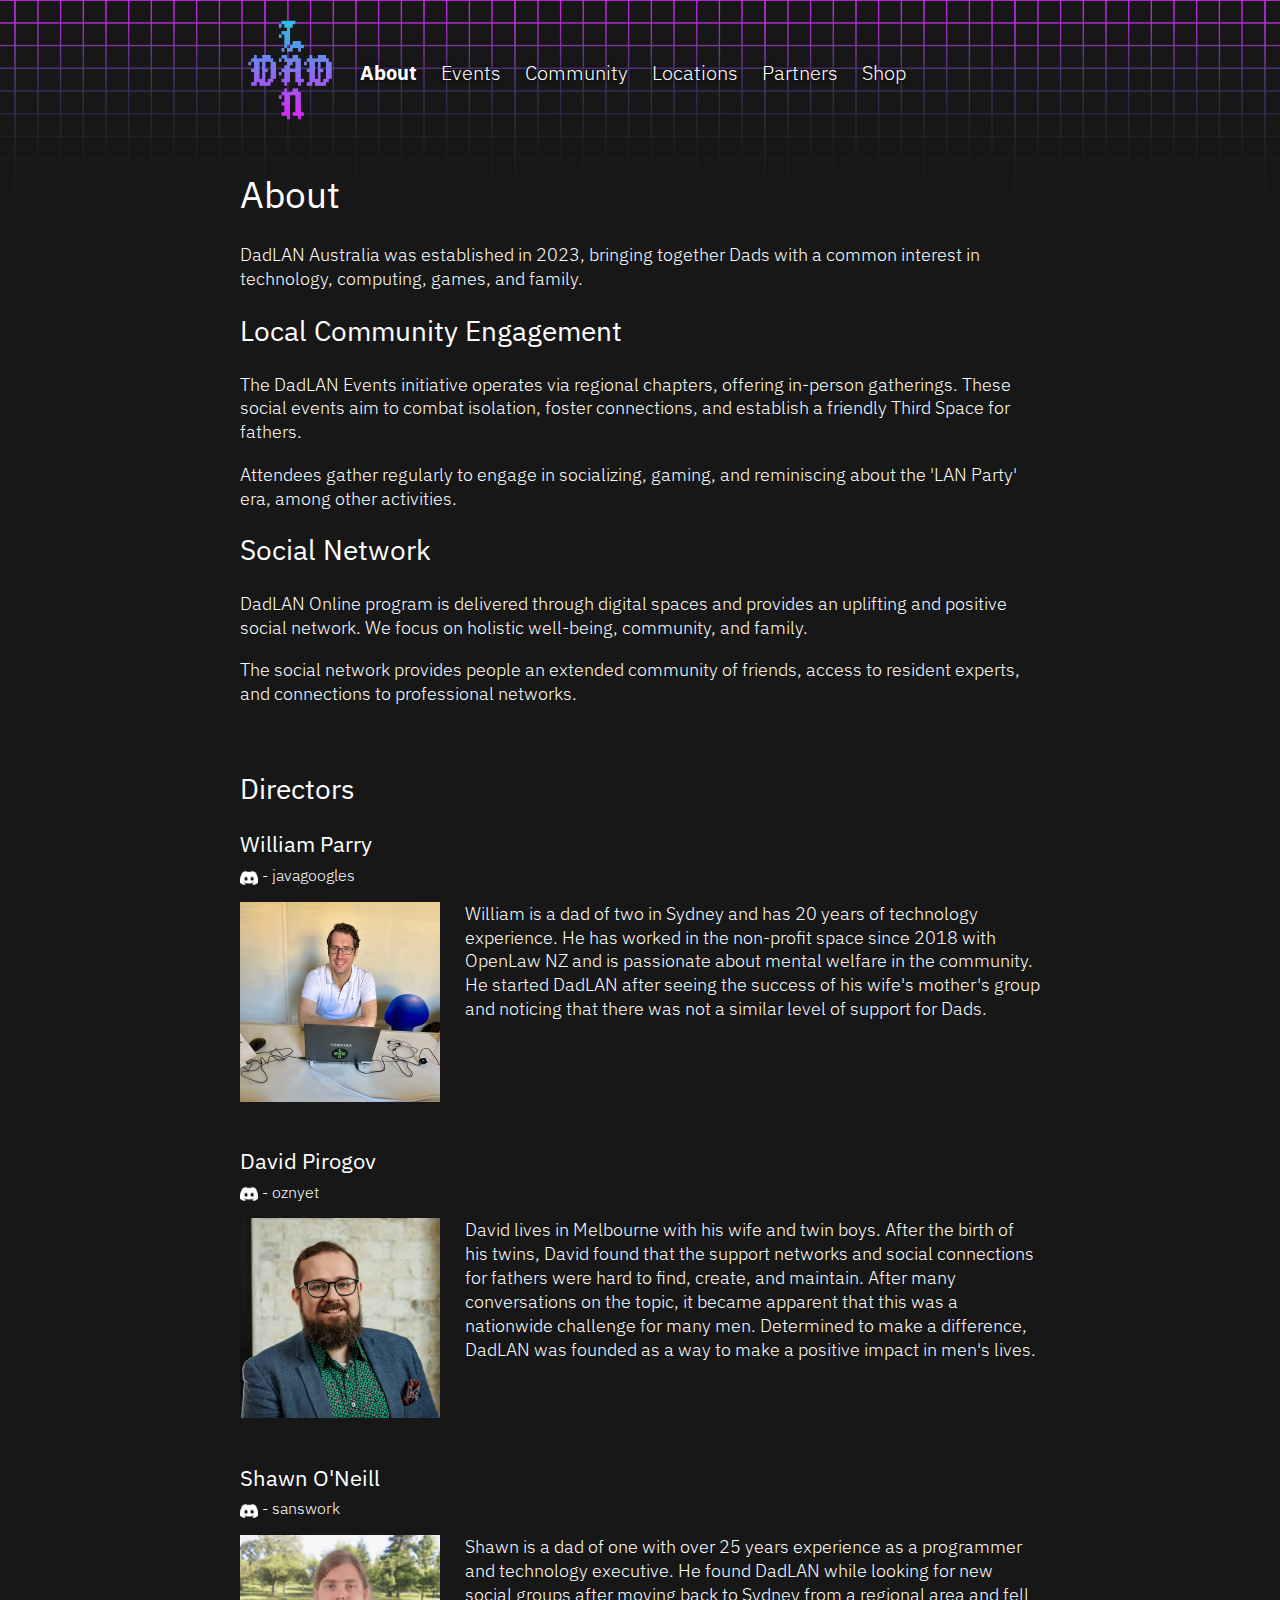
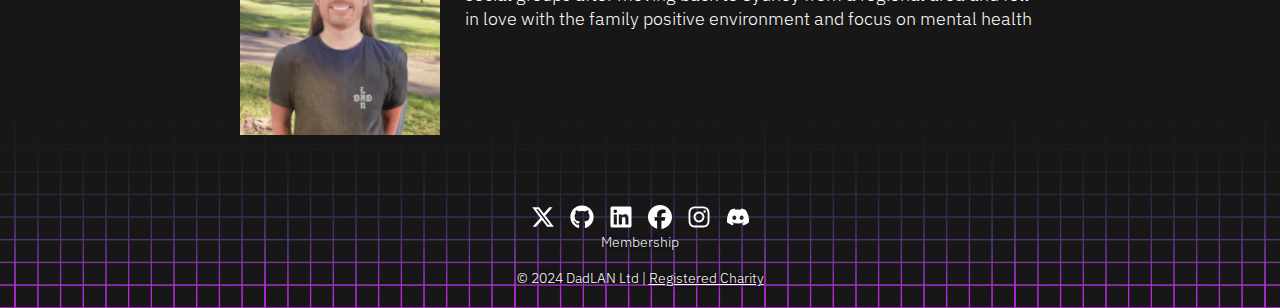
<file: about.html>
<!DOCTYPE html>
<html>

<head>

    <!-- Open Graph Meta Tags -->
    <meta property="og:url" content="https://dadlan.au/">
    <meta property="og:type" content="website">
    <meta property="og:title" content="DadLAN Australia">
    <meta property="og:description" content="A place to connect.">
    <meta property="og:image" content="https://dadlan.au/assets/DadLan_Banner.png">

    <!-- Twitter Meta Tags -->
    <meta name="twitter:card" content="summary_large_image">
    <meta property="twitter:domain" content="dadlan.au">
    <meta property="twitter:url" content="https://dadlan.au/">
    <meta name="twitter:title" content="DadLAN Australia">
    <meta name="twitter:description" content="A place to connect.">
    <meta name="twitter:image" content="https://dadlan.au/assets/DadLan_Banner.png">

    <!-- Google tag (gtag.js) -->
    <script async src="https://www.googletagmanager.com/gtag/js?id=G-3QL8GW9Z9F"></script>
    <script>
        window.dataLayer = window.dataLayer || [];
        function gtag() { dataLayer.push(arguments); }
        gtag('js', new Date());

        gtag('config', 'G-3QL8GW9Z9F');
    </script>

    <!-- Meta Pixel Code -->
    <script>
        !function (f, b, e, v, n, t, s) {
            if (f.fbq) return; n = f.fbq = function () {
                n.callMethod ?
                n.callMethod.apply(n, arguments) : n.queue.push(arguments)
            };
            if (!f._fbq) f._fbq = n; n.push = n; n.loaded = !0; n.version = '2.0';
            n.queue = []; t = b.createElement(e); t.async = !0;
            t.src = v; s = b.getElementsByTagName(e)[0];
            s.parentNode.insertBefore(t, s)
        }(window, document, 'script',
            'https://connect.facebook.net/en_US/fbevents.js');
        fbq('init', '392906460324366');
        fbq('track', 'PageView');
    </script>
    <noscript><img height="1" width="1" style="display:none"
            src="https://www.facebook.com/tr?id=392906460324366&ev=PageView&noscript=1" /></noscript>
    <!-- End Meta Pixel Code -->

    <meta charset="UTF-8">
    <meta name="viewport" content="width=device-width, initial-scale=1.0">
    <meta name="facebook-domain-verification" content="afi2ckj4m7s0enctp26y8au2wvvjq9" />
    <title>DadLAN Australia : About us</title>
    <link rel="preconnect" href="https://fonts.gstatic.com" crossorigin>
    <link href="https://fonts.googleapis.com/css2?family=IBM+Plex+Sans:ital,wght@0,100;0,200;0,300;0,400;0,500;0,600;0,700;1,100;1,200;1,300;1,400;1,500;1,600;1,700&display=swap" rel="stylesheet">
    <link rel="stylesheet" href="/style.css">
</head>

<body>

    <header>
        <div class="logo-nav-container">
            <a href="/" class="logo"><img src="/assets/GreenLogo.png" width="100" height="100" alt="DadLAN Logo"></a>
            <nav>
                <a href="about.html" class="active">About</a>
                <a href="events.html">Events</a>
                <a href="community.html">Community</a>
                <a href="locations.html">Locations</a>
                <a href="partners.html">Partners</a>
                <a href="https://shop.dadlan.au">Shop</a>
            </nav>
        </div>
    </header>

    <div class="content">
        <h1>About</h1>

        <p>
            DadLAN Australia was established in 2023, bringing together Dads with a common interest in technology,
            computing, games, and family.
        </p>

        <h2>
            Local Community Engagement
        </h2>

        <p>The DadLAN Events initiative operates via regional chapters, offering in-person gatherings. These social events
            aim to combat isolation, foster connections, and establish a friendly Third Space for fathers. </p>

        <p>Attendees gather regularly to engage in socializing, gaming, and reminiscing about the 'LAN Party' era, among
            other activities. </p>

        <h2>Social Network</h2>

        <p>DadLAN Online program is delivered through digital spaces and provides an uplifting and positive social network.
            We focus on holistic well-being, community, and family. </p>

        <p>The social network provides people an extended community of friends, access to resident experts, and connections
            to professional networks. </p>


        <br>

        <h2>
            Directors
        </h2>

        <h3>William Parry</h3>
        <p class="discord-name"><img src="assets/discord-mark-blue.png" alt="Discord icon"> - javagoogles</p>
        <div class="director-body">
            <img src="assets/william.jpg" alt="William Photo">
            <p>William is a dad of two in Sydney and has 20 years of technology experience. He has worked in
                the non-profit space since 2018 with OpenLaw NZ and is passionate about mental welfare in the community. He
                started DadLAN after seeing the success of his wife's mother's group and noticing that there was not
                a similar level of support for Dads.</p>
        </div>

        <br>

        <h3>David Pirogov</h3>
        <p class="discord-name"><img src="assets/discord-mark-blue.png" alt="Discord icon"> - oznyet</p>
        <div class="director-body">
            <img src="assets/david.png" alt="David Photo">
            <p>David lives in Melbourne with his wife and twin boys. After the birth of his twins, David found that the
                support networks and social connections for fathers were hard to find, create, and maintain. After many
                conversations on the topic, it became apparent that this was a nationwide challenge for many men. Determined
                to make a difference, DadLAN was founded as a way to make a positive impact in men's lives.</p>
        </div>

        <br>

        <h3>Shawn O'Neill</h3>
        <p class="discord-name"><img src="assets/discord-mark-blue.png" alt="Discord icon"> - sanswork</p>
        <div class="director-body">
            <img src="assets/shawn.png" alt="Shawn Photo">
            <p>Shawn is a dad of one with over 25 years experience as a programmer and technology executive. He found DadLAN
                while looking for new social groups after moving back to Sydney from a regional area and fell in love with
                the family positive environment and focus on mental health</p>
        </div>
    </div>

    <footer class="footer">
        <div class="social-bar">
            <a href="https://twitter.com/DadLAN_au" aria-label="Twitter" target="_blank">
                <img class="social-icon" src="/assets/icons/x-twitter.svg" alt="Twitter">
            </a>
            <a href="https://github.com/dadlan-au" aria-label="Github" target="_blank">
                <img class="social-icon" src="/assets/icons/github.svg" alt="Github">
            </a>
            <a href="https://www.linkedin.com/company/dadlan-au" aria-label="LinkedIn" target="_blank">
                <img class="social-icon" src="/assets/icons/linkedin.svg" alt="LinkedIn">
            </a>
            <a href="https://www.facebook.com/dadlanau" aria-label="Facebook" target="_blank">
                <img class="social-icon" src="/assets/icons/facebook.svg" alt="Facebook">
            </a>
            <a href="https://www.instagram.com/dadlan_aus" aria-label="Instagram" target="_blank">
                <img class="social-icon" src="/assets/icons/instagram.svg" alt="Instagram">
            </a>
            <a href="https://discord.gg/dadlan" aria-label="Discord" target="_blank">
                <img class="social-icon" src="/assets/icons/discord.svg" alt="Discord">
            </a>
        </div>
        <nav>
            <a href="membership.html">Membership</a>
        </nav>
        <br>
        &copy; 2024 DadLAN Ltd | <a href="https://www.acnc.gov.au/charity/charities/b4327b23-c8e9-ee11-a203-002248122b18/profile">Registered Charity</a>
    </footer>

</body>

</html>
</file>
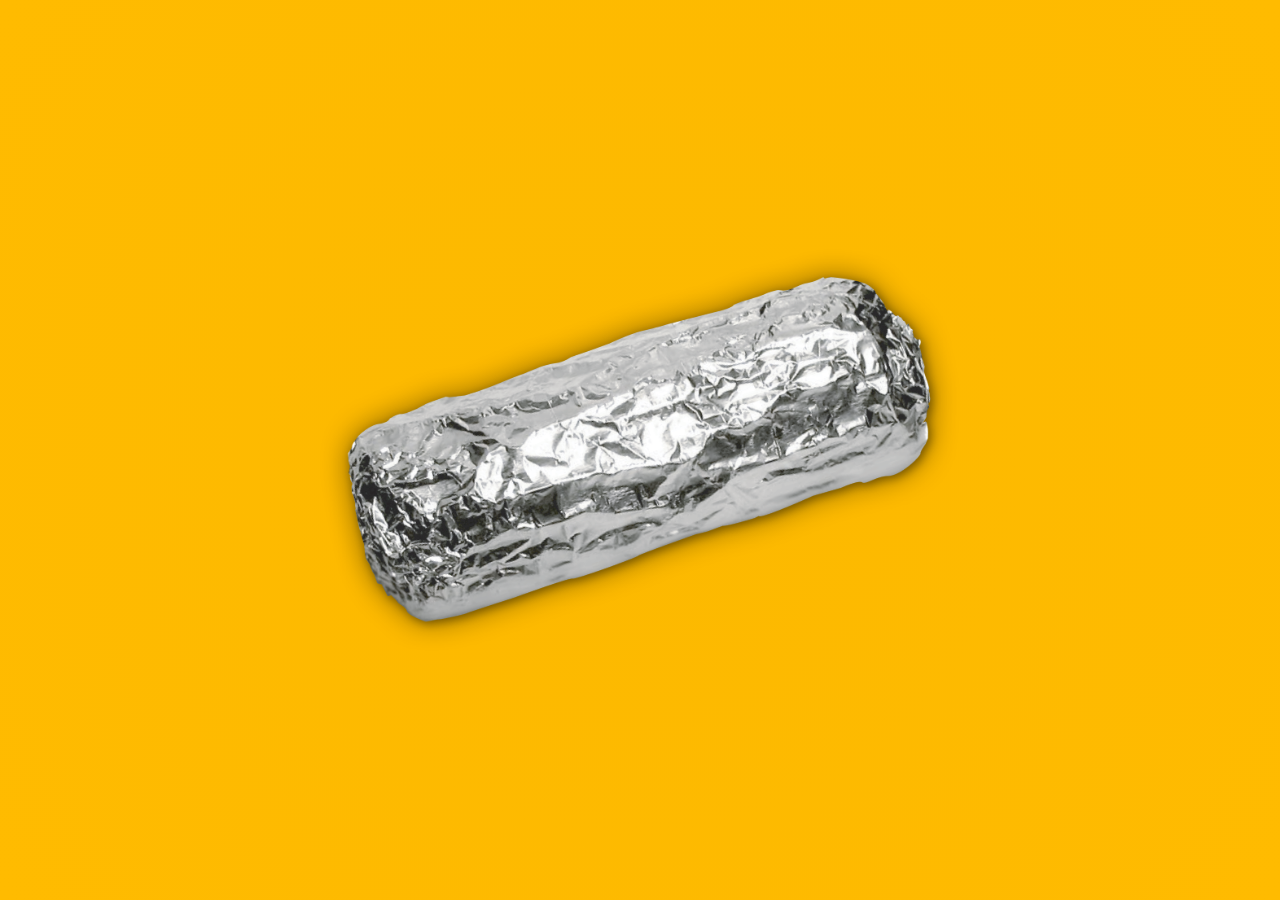
<file: burrito.html>
<!DOCTYPE html>
<html>
<head>
    <!-- Open Graph Meta Tags -->
    <meta property="og:url" content="https://dadlan.au/">
    <meta property="og:type" content="website">
    <meta property="og:title" content="DadLAN Australia">
    <meta property="og:description" content="A place to connect.">
    <meta property="og:image" content="https://dadlan.au/assets/DadLan_Banner.png">

    <!-- Twitter Meta Tags -->
    <meta name="twitter:card" content="summary_large_image">
    <meta property="twitter:domain" content="dadlan.au">
    <meta property="twitter:url" content="https://dadlan.au/">
    <meta name="twitter:title" content="DadLAN Australia">
    <meta name="twitter:description" content="A place to connect.">
    <meta name="twitter:image" content="https://dadlan.au/assets/DadLan_Banner.png">

    <!-- Google tag (gtag.js) -->
    <script async src="https://www.googletagmanager.com/gtag/js?id=G-3QL8GW9Z9F"></script>
    <script>
        window.dataLayer = window.dataLayer || [];
        function gtag() { dataLayer.push(arguments); }
        gtag('js', new Date());

        gtag('config', 'G-3QL8GW9Z9F');
    </script>

    <!-- Meta Pixel Code -->
    <script>
        !function (f, b, e, v, n, t, s) {
            if (f.fbq) return; n = f.fbq = function () {
                n.callMethod ?
                n.callMethod.apply(n, arguments) : n.queue.push(arguments)
            };
            if (!f._fbq) f._fbq = n; n.push = n; n.loaded = !0; n.version = '2.0';
            n.queue = []; t = b.createElement(e); t.async = !0;
            t.src = v; s = b.getElementsByTagName(e)[0];
            s.parentNode.insertBefore(t, s)
        }(window, document, 'script',
            'https://connect.facebook.net/en_US/fbevents.js');
        fbq('init', '392906460324366');
        fbq('track', 'PageView');
    </script>

    <noscript><img height="1" width="1" style="display:none"
            src="https://www.facebook.com/tr?id=392906460324366&ev=PageView&noscript=1" /></noscript>
    <!-- End Meta Pixel Code -->

    <meta charset="UTF-8">
    <meta name="viewport" content="width=device-width, initial-scale=1.0">
    <meta name="facebook-domain-verification" content="afi2ckj4m7s0enctp26y8au2wvvjq9" />
    <title>DadLAN Australia : 🌯</title>

    <link rel="stylesheet" href="/style.css">

    <style>
        body {
            margin: 0;
            padding: 0;
            background-color: #fcb900;
            background: radial-gradient(circle,#fcb900 0%, #ffbb00 100%);

            overflow: hidden;
            display: flex;
            justify-content: center;
            align-items: center;
            height: 100vh;
        }

        .container {
            width: 100%;
            height: 100vh;
            display: flex;
            justify-content: center;
            align-items: center;
            position: absolute;
            top: 50%;
            left: 50%;
            transform: translate(-50%, -50%);
        }

        .rotating-image {
            width: 50vw;
            height: auto;
            position: absolute;
            top: 50%;
            left: 50%;
            transform: translate(-50%, -50%);
            animation: rotate 15s linear infinite;
        }

        @keyframes rotate {
            from {
                transform: translate(-50%, -50%) rotate(0deg);
            }
            to {
                transform: translate(-50%, -50%) rotate(360deg);
            }
        }

        /* Modal styles */
        .modal {
            display: none; /* Hidden by default */
            position: fixed; /* Stay in place */
            z-index: 1; /* Sit on top */
            left: 0;
            top: 0;
            width: 100%; /* Full width */
            height: 100%; /* Full height */
            overflow: auto; /* Enable scroll if needed */
            background-color: rgba(0, 0, 0, 0.5); /* Black with opacity */
        }

        .modal-content {
            background-color: #fefefe;
            margin: 15% auto; /* 15% from the top and centered */
            padding: 20px;
            border: 1px solid #888;
            width: 80%; /* Could be more or less, depending on screen size */
            color: black;
        }
    </style>
</head>
<body>
    <div class="container">
        <img class="rotating-image" src="/assets/burrito.png" alt="🌯" onclick="handleClick()">
    </div>

    <!-- Modal -->
    <div id="myModal" class="modal">
        <!-- Modal content -->
        <div class="modal-content">
            <span class="close">&times;</span>
            <p><h1>🌯Congrats!🌯</h1><br>You must be really hungry! Go get something to eat!</p>
        </div>
    </div>

    <script>
        let clickCount = 0; // Initialize click count

        // Function to handle click event
        function handleClick() {
            clickCount++; // Increment click count
            if (clickCount >= 50) { // Check if click count reaches 100
                // Display modal
                const modal = document.getElementById('myModal');
                modal.style.display = 'block';
            }
        }

        // Close the modal when the close button is clicked
        document.querySelector('.close').addEventListener('click', function () {
            const modal = document.getElementById('myModal');
            modal.style.display = 'none';
        });
    </script>
</body>
</html>
</file>
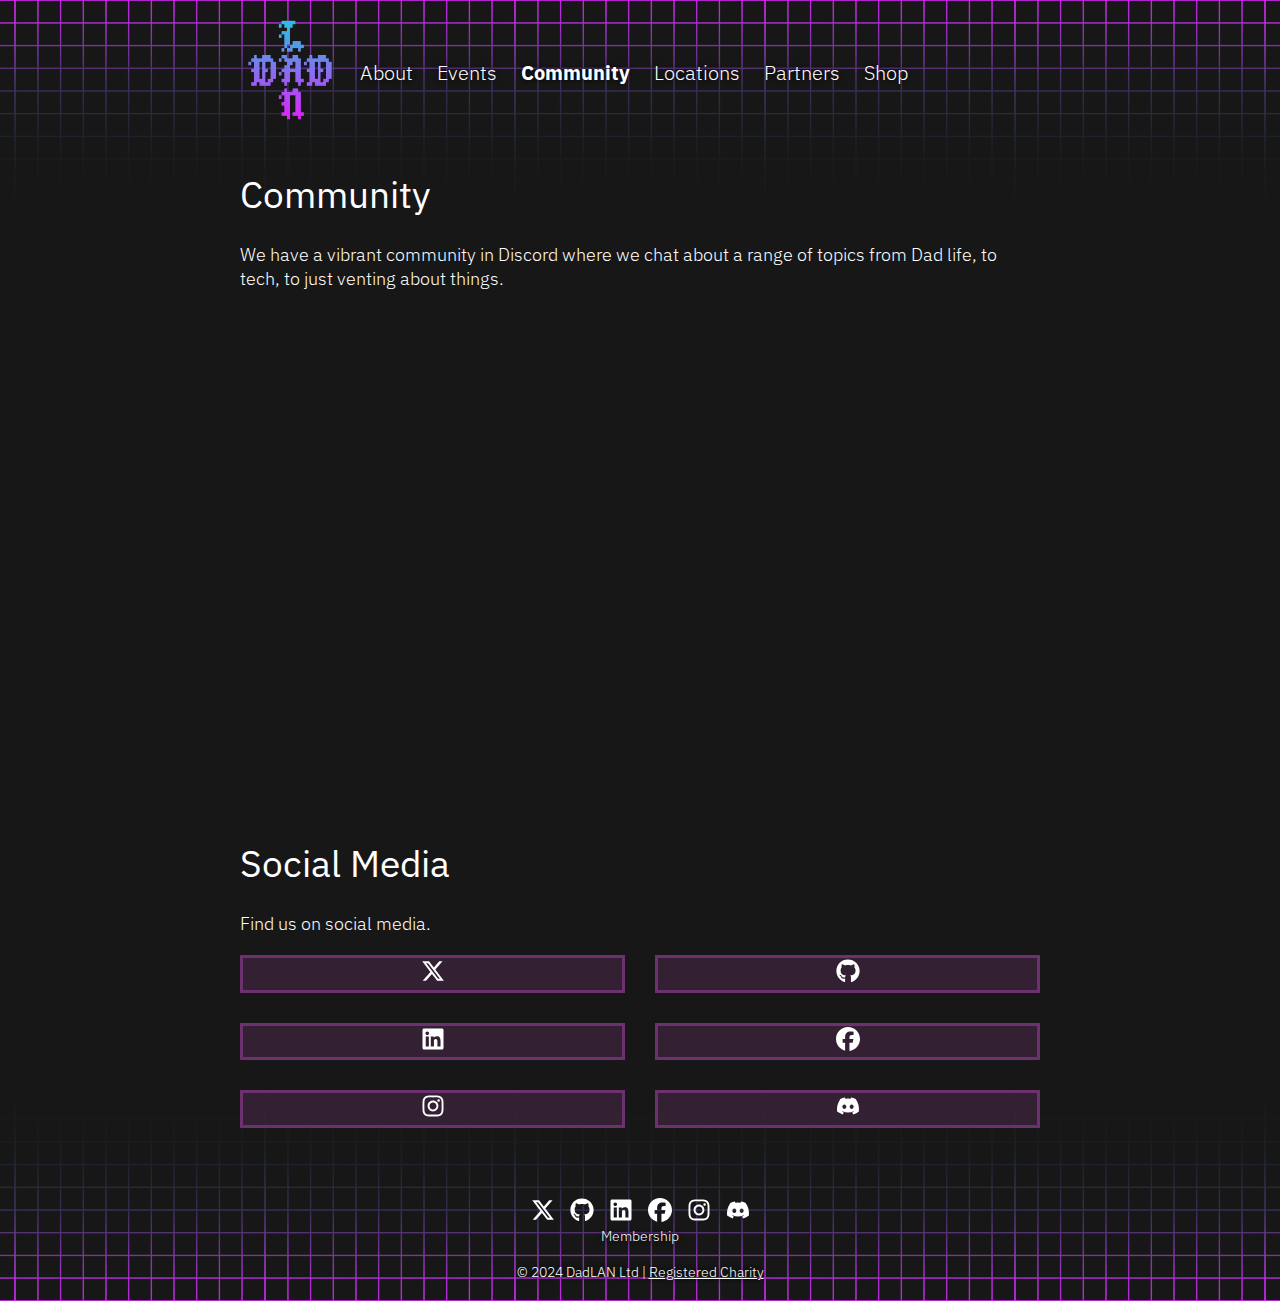
<file: community.html>
<!DOCTYPE html>
<html>

<head>

    <!-- Open Graph Meta Tags -->
    <meta property="og:url" content="https://dadlan.au/">
    <meta property="og:type" content="website">
    <meta property="og:title" content="DadLAN Australia">
    <meta property="og:description" content="A place to connect.">
    <meta property="og:image" content="https://dadlan.au/assets/DadLan_Banner.png">

    <!-- Twitter Meta Tags -->
    <meta name="twitter:card" content="summary_large_image">
    <meta property="twitter:domain" content="dadlan.au">
    <meta property="twitter:url" content="https://dadlan.au/">
    <meta name="twitter:title" content="DadLAN Australia">
    <meta name="twitter:description" content="A place to connect.">
    <meta name="twitter:image" content="https://dadlan.au/assets/DadLan_Banner.png">
    
    <!-- Google tag (gtag.js) -->
    <script async src="https://www.googletagmanager.com/gtag/js?id=G-3QL8GW9Z9F"></script>
    <script>
        window.dataLayer = window.dataLayer || [];
        function gtag() { dataLayer.push(arguments); }
        gtag('js', new Date());

        gtag('config', 'G-3QL8GW9Z9F');
    </script>

    <!-- Meta Pixel Code -->
    <script>
        !function (f, b, e, v, n, t, s) {
            if (f.fbq) return; n = f.fbq = function () {
                n.callMethod ?
                    n.callMethod.apply(n, arguments) : n.queue.push(arguments)
            };
            if (!f._fbq) f._fbq = n; n.push = n; n.loaded = !0; n.version = '2.0';
            n.queue = []; t = b.createElement(e); t.async = !0;
            t.src = v; s = b.getElementsByTagName(e)[0];
            s.parentNode.insertBefore(t, s)
        }(window, document, 'script',
            'https://connect.facebook.net/en_US/fbevents.js');
        fbq('init', '392906460324366');
        fbq('track', 'PageView');
    </script>
    <noscript><img height="1" width="1" style="display:none"
            src="https://www.facebook.com/tr?id=392906460324366&ev=PageView&noscript=1" /></noscript>
    <!-- End Meta Pixel Code -->

    <meta charset="UTF-8">
    <meta name="viewport" content="width=device-width, initial-scale=1.0">
    <meta name="facebook-domain-verification" content="afi2ckj4m7s0enctp26y8au2wvvjq9" />
    <title>DadLAN Australia : Community</title>
    <link rel="preconnect" href="https://fonts.gstatic.com" crossorigin>
    <link href="https://fonts.googleapis.com/css2?family=IBM+Plex+Sans" rel="stylesheet">
    <link rel="stylesheet" href="/style.css">
</head>

<body>

    <header>
        <div class="logo-nav-container">
            <a href="/" class="logo"><img src="/assets/GreenLogo.png" width="100" height="100" alt="DadLAN Logo"></a>
            <nav>
                <a href="about.html">About</a>
                <a href="events.html">Events</a>
                <a href="community.html" class="active">Community</a>
                <a href="locations.html">Locations</a>
                <a href="partners.html">Partners</a>
                <a href="https://shop.dadlan.au">Shop</a>
            </nav>
        </div>
    </header>

    <div class="content">
        <h1>Community</h1>

        <p>We have a vibrant community in Discord where we chat about a range of topics from Dad life, to tech, to just
            venting about things.</p>

        <div class="cols">
            <div><iframe src="https://discord.com/widget?id=1151842874024017952&theme=dark" width="100%" height="500"
                    allowtransparency="true" frameborder="0"
                    sandbox="allow-popups allow-popups-to-escape-sandbox allow-same-origin allow-scripts"></iframe></div>
            <div><iframe
                    src="https://www.facebook.com/plugins/page.php?href=https%3A%2F%2Fwww.facebook.com%2Fdadlanau&tabs=timeline&width=340&height=500&small_header=false&adapt_container_width=true&hide_cover=false&show_facepile=true&appId"
                    width="340" height="500" style="border:none;overflow:hidden" scrolling="no" frameborder="0"
                    allowfullscreen="true"
                    allow="autoplay; clipboard-write; encrypted-media; picture-in-picture; web-share"></iframe></div>
        </div>
    


        <h1>Social Media</h1>
        <p>Find us on social media.</p>
        <ul id="community-social" class="social-list">
            <li>
                <a href="https://twitter.com/DadLAN_au" aria-label="Twitter" class="community-social-icon">
                    <img src="/assets/icons/x-twitter.svg" alt="Twitter">
                </a>                
            </li>
            <li>
                <a href="https://github.com/dadlan-au" aria-label="Github" class="community-social-icon">
                    <img src="/assets/icons/github.svg" alt="Github">
                </a>
            </li>
            <li>
                <a href="https://www.linkedin.com/company/dadlan-au" aria-label="LinkedIn" class="community-social-icon">
                    <img src="/assets/icons/linkedin.svg" alt="LinkedIn">
                </a>
            </li>
            <li>
                <a href="https://www.facebook.com/groups/dadlanau" aria-label="Facebook" class="community-social-icon">
                    <img src="/assets/icons/facebook.svg" alt="Facebook">
                </a>
            </li>
            <li>
                <a href="https://www.instagram.com/dadlan_aus" aria-label="Instagram" class="community-social-icon">
                    <img src="/assets/icons/instagram.svg" alt="Instagram">
                </a>
            </li>
            <li>
                <a href="https://discord.gg/dadlan" aria-label="Discord" class="community-social-icon">
                    <img src="/assets/icons/discord.svg" alt="Discord">
                </a>
            </li>
        </ul>

    
    </div>

    <footer class="footer">
        <div class="social-bar">
            <a href="https://twitter.com/DadLAN_au" aria-label="Twitter" target="_blank">
                <img class="social-icon" src="/assets/icons/x-twitter.svg" alt="Twitter">
            </a>
            <a href="https://github.com/dadlan-au" aria-label="Github" target="_blank">
                <img class="social-icon" src="/assets/icons/github.svg" alt="Github">
            </a>
            <a href="https://www.linkedin.com/company/dadlan-au" aria-label="LinkedIn" target="_blank">
                <img class="social-icon" src="/assets/icons/linkedin.svg" alt="LinkedIn">
            </a>
            <a href="https://www.facebook.com/dadlanau" aria-label="Facebook" target="_blank">
                <img class="social-icon" src="/assets/icons/facebook.svg" alt="Facebook">
            </a>
            <a href="https://www.instagram.com/dadlan_aus" aria-label="Instagram" target="_blank">
                <img class="social-icon" src="/assets/icons/instagram.svg" alt="Instagram">
            </a>
            <a href="https://discord.gg/dadlan" aria-label="Discord" target="_blank">
                <img class="social-icon" src="/assets/icons/discord.svg" alt="Discord">
            </a>
        </div>
        <nav>
            <a href="membership.html">Membership</a>
        </nav>
        <br>
        &copy; 2024 DadLAN Ltd | <a href="https://www.acnc.gov.au/charity/charities/b4327b23-c8e9-ee11-a203-002248122b18/profile">Registered Charity</a>
    </footer>

</body>

</html>
</file>
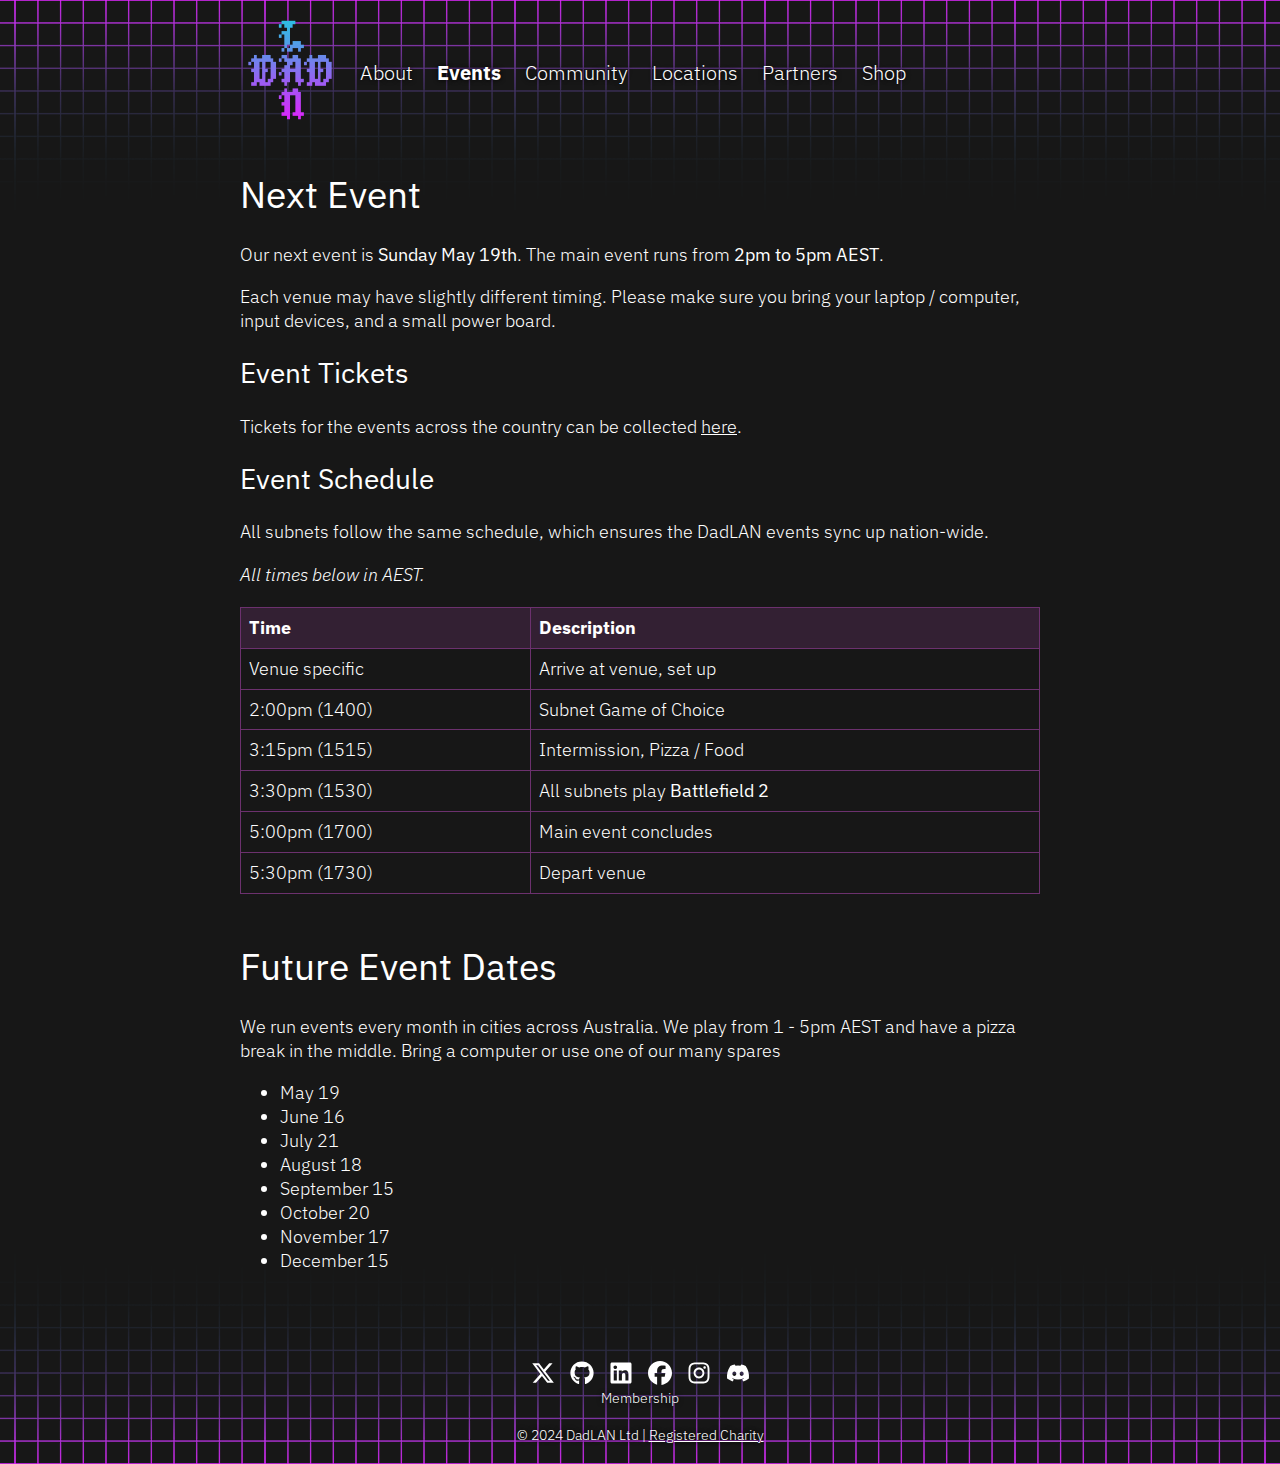
<file: events.html>
<!DOCTYPE html>
<html>

<head>

    <!-- Open Graph Meta Tags -->
    <meta property="og:url" content="https://dadlan.au/">
    <meta property="og:type" content="website">
    <meta property="og:title" content="DadLAN Australia">
    <meta property="og:description" content="A place to connect.">
    <meta property="og:image" content="https://dadlan.au/assets/DadLan_Banner.png">

    <!-- Twitter Meta Tags -->
    <meta name="twitter:card" content="summary_large_image">
    <meta property="twitter:domain" content="dadlan.au">
    <meta property="twitter:url" content="https://dadlan.au/">
    <meta name="twitter:title" content="DadLAN Australia">
    <meta name="twitter:description" content="A place to connect.">
    <meta name="twitter:image" content="https://dadlan.au/assets/DadLan_Banner.png">

    <!-- Google tag (gtag.js) -->
    <script async src="https://www.googletagmanager.com/gtag/js?id=G-3QL8GW9Z9F"></script>
    <script>
        window.dataLayer = window.dataLayer || [];
        function gtag() { dataLayer.push(arguments); }
        gtag('js', new Date());

        gtag('config', 'G-3QL8GW9Z9F');
    </script>

    <!-- Meta Pixel Code -->
    <script>
        !function (f, b, e, v, n, t, s) {
            if (f.fbq) return; n = f.fbq = function () {
                n.callMethod ?
                n.callMethod.apply(n, arguments) : n.queue.push(arguments)
            };
            if (!f._fbq) f._fbq = n; n.push = n; n.loaded = !0; n.version = '2.0';
            n.queue = []; t = b.createElement(e); t.async = !0;
            t.src = v; s = b.getElementsByTagName(e)[0];
            s.parentNode.insertBefore(t, s)
        }(window, document, 'script',
            'https://connect.facebook.net/en_US/fbevents.js');
        fbq('init', '392906460324366');
        fbq('track', 'PageView');
    </script>
    <noscript><img height="1" width="1" style="display:none"
            src="https://www.facebook.com/tr?id=392906460324366&ev=PageView&noscript=1" /></noscript>
    <!-- End Meta Pixel Code -->

    <meta charset="UTF-8">
    <meta name="viewport" content="width=device-width, initial-scale=1.0">
    <meta name="facebook-domain-verification" content="afi2ckj4m7s0enctp26y8au2wvvjq9" />
    <title>DadLAN Australia : Events</title>
    <link rel="preconnect" href="https://fonts.gstatic.com" crossorigin>
    <link href="https://fonts.googleapis.com/css2?family=IBM+Plex+Sans:ital,wght@0,100;0,200;0,300;0,400;0,500;0,600;0,700;1,100;1,200;1,300;1,400;1,500;1,600;1,700&display=swap" rel="stylesheet">
    <link rel="stylesheet" href="/style.css">
</head>

<body>

    <header>
        <div class="logo-nav-container">
            <a href="/" class="logo"><img src="/assets/GreenLogo.png" width="100" height="100" alt="DadLAN Logo"></a>
            <nav>
                <a href="about.html">About</a>
                <a href="events.html" class="active">Events</a>
                <a href="community.html">Community</a>
                <a href="locations.html">Locations</a>
                <a href="partners.html">Partners</a>
                <a href="https://shop.dadlan.au">Shop</a>
            </nav>
        </div>
    </header>

    <div class="content">
        <div>
            <h1>Next Event</h1>
            <p>Our next event is <strong>Sunday May 19th</strong>. The main event runs from <strong>2pm to 5pm AEST</strong>.</p>
            <p>Each venue may have slightly different timing. Please make sure you bring your laptop / computer, input devices, and a small power board.</p>

            <h2>Event Tickets</h2>
            <p>Tickets for the events across the country can be collected <a href="https://events.humanitix.com/host/dadlan">here</a>.</p>

            <h2>Event Schedule</h2>
            <p>All subnets follow the same schedule, which ensures the DadLAN events sync up nation-wide.</p>
            <p><i>All times below in AEST.</i></p>

            <table>
                <tr>
                    <th>Time</th>
                    <th>Description</th>
                </tr>
                <tr>
                    <td>Venue specific</td>
                    <td>Arrive at venue, set up</td>
                </tr>
                <tr>
                    <td>2:00pm (1400)</td>
                    <td>Subnet Game of Choice</td>
                </tr>
                <tr>
                    <td>3:15pm (1515)</td>
                    <td>Intermission, Pizza / Food</td>
                </tr>
                <tr>
                    <td>3:30pm (1530)</td>
                    <td>All subnets play <strong>Battlefield 2</strong></td>
                </tr>
                <tr>
                    <td>5:00pm (1700)</td>
                    <td>Main event concludes</td>
                </tr>
                <tr>
                    <td>5:30pm (1730)</td>
                    <td>Depart venue</td>
                </tr>
            </table>
        </div>

        <br>

        <div>
            <h1>Future Event Dates</h1>
            <p>We run events every month in cities across Australia. We play from 1 - 5pm AEST and have a pizza break in the
                middle. Bring a computer or use one of our many spares</p>

            <ul class="event-list">
                <li title="2024-05-19"> May 19 </li>
                <li title="2024-06-16"> June 16 </li>
                <li title="2024-07-21"> July 21 </li>
                <li title="2024-08-18"> August 18 </li>
                <li title="2024-09-15"> September 15 </li>
                <li title="2024-10-20"> October 20 </li>
                <li title="2024-11-17"> November 17 </li>
                <li title="2024-12-15"> December 15 </li>
            </ul>
        </div>

        <!-- <div>
            <h1>Scheduled Events</h1>
            <br>
            <iframe id="iframe-container" src="https://events.humanitix.com/event-listings?w=true&u=NX22zxK5DbWNWy1MbDt1hYSfctp1&o=651415f926580f0f3dc4f3ac&bc=%23353337&bt=Get%20Tickets&tc=%23FFFFFF" width="100%" height="600px" frameborder="0"></iframe>
            <script>
                window.addEventListener('message', function (e) {
                    if (!e.origin.endsWith(".humanitix.com")){
                        return;
                    }   
                    var messageData = e.data;
                    var iframeEl = document.getElementById('iframe-container');
                    if (iframeEl && messageData && !isNaN(messageData.scrollHeight) && messageData.location === iframeEl.src) {
                        iframeEl.style.height = messageData.scrollHeight + 20 + 'px'; }
                }, false);
            </script>
        </div> -->
    </div>

    <footer class="footer">
        <div class="social-bar">
            <a href="https://twitter.com/DadLAN_au" aria-label="Twitter" target="_blank">
                <img class="social-icon" src="/assets/icons/x-twitter.svg" alt="Twitter">
            </a>
            <a href="https://github.com/dadlan-au" aria-label="Github" target="_blank">
                <img class="social-icon" src="/assets/icons/github.svg" alt="Github">
            </a>
            <a href="https://www.linkedin.com/company/dadlan-au" aria-label="LinkedIn" target="_blank">
                <img class="social-icon" src="/assets/icons/linkedin.svg" alt="LinkedIn">
            </a>
            <a href="https://www.facebook.com/dadlanau" aria-label="Facebook" target="_blank">
                <img class="social-icon" src="/assets/icons/facebook.svg" alt="Facebook">
            </a>
            <a href="https://www.instagram.com/dadlan_aus" aria-label="Instagram" target="_blank">
                <img class="social-icon" src="/assets/icons/instagram.svg" alt="Instagram">
            </a>
            <a href="https://discord.gg/dadlan" aria-label="Discord" target="_blank">
                <img class="social-icon" src="/assets/icons/discord.svg" alt="Discord">
            </a>
        </div>
        <nav>
            <a href="membership.html">Membership</a>
        </nav>
        <br>
        &copy; 2024 DadLAN Ltd | <a href="https://www.acnc.gov.au/charity/charities/b4327b23-c8e9-ee11-a203-002248122b18/profile">Registered Charity</a>
    </footer>

</body>

</html>
</file>
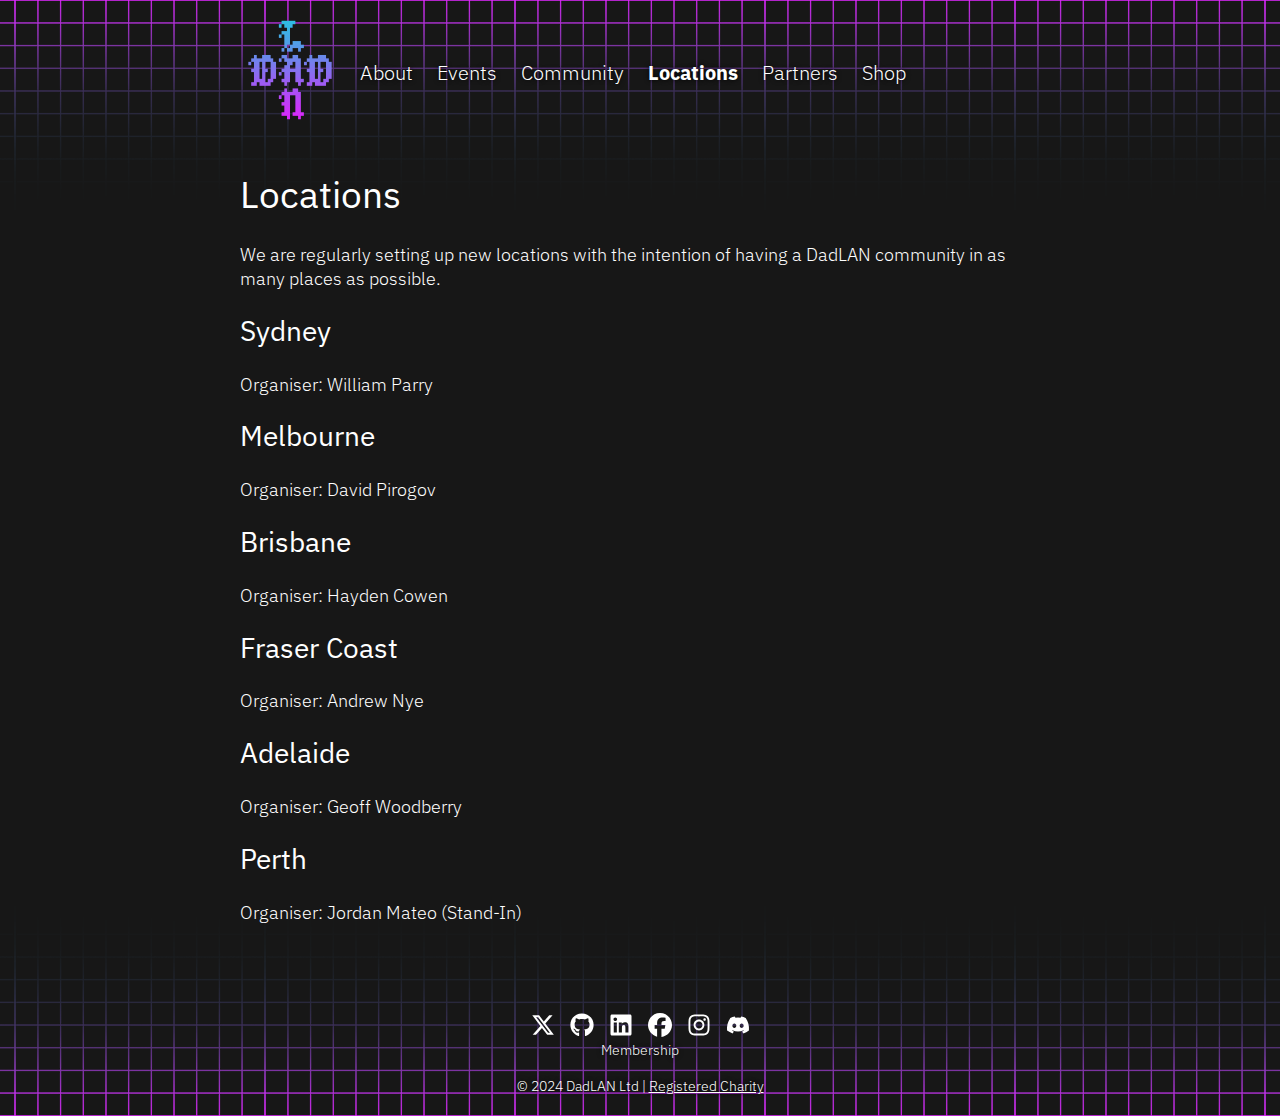
<file: locations.html>
<!DOCTYPE html>
<html>

<head>

    <!-- Open Graph Meta Tags -->
    <meta property="og:url" content="https://dadlan.au/">
    <meta property="og:type" content="website">
    <meta property="og:title" content="DadLAN Australia">
    <meta property="og:description" content="A place to connect.">
    <meta property="og:image" content="https://dadlan.au/assets/DadLan_Banner.png">

    <!-- Twitter Meta Tags -->
    <meta name="twitter:card" content="summary_large_image">
    <meta property="twitter:domain" content="dadlan.au">
    <meta property="twitter:url" content="https://dadlan.au/">
    <meta name="twitter:title" content="DadLAN Australia">
    <meta name="twitter:description" content="A place to connect.">
    <meta name="twitter:image" content="https://dadlan.au/assets/DadLan_Banner.png">
    
    <!-- Google tag (gtag.js) -->
    <script async src="https://www.googletagmanager.com/gtag/js?id=G-3QL8GW9Z9F"></script>
    <script>
        window.dataLayer = window.dataLayer || [];
        function gtag() { dataLayer.push(arguments); }
        gtag('js', new Date());

        gtag('config', 'G-3QL8GW9Z9F');
    </script>

    <!-- Meta Pixel Code -->
    <script>
        !function (f, b, e, v, n, t, s) {
            if (f.fbq) return; n = f.fbq = function () {
                n.callMethod ?
                    n.callMethod.apply(n, arguments) : n.queue.push(arguments)
            };
            if (!f._fbq) f._fbq = n; n.push = n; n.loaded = !0; n.version = '2.0';
            n.queue = []; t = b.createElement(e); t.async = !0;
            t.src = v; s = b.getElementsByTagName(e)[0];
            s.parentNode.insertBefore(t, s)
        }(window, document, 'script',
            'https://connect.facebook.net/en_US/fbevents.js');
        fbq('init', '392906460324366');
        fbq('track', 'PageView');
    </script>
    <noscript><img height="1" width="1" style="display:none"
            src="https://www.facebook.com/tr?id=392906460324366&ev=PageView&noscript=1" /></noscript>
    <!-- End Meta Pixel Code -->

    <meta charset="UTF-8">
    <meta name="viewport" content="width=device-width, initial-scale=1.0">
    <meta name="facebook-domain-verification" content="afi2ckj4m7s0enctp26y8au2wvvjq9" />
    <title>DadLAN Australia : Locations</title>
    <link rel="preconnect" href="https://fonts.gstatic.com" crossorigin>
    <link href="https://fonts.googleapis.com/css2?family=IBM+Plex+Sans:ital,wght@0,100;0,200;0,300;0,400;0,500;0,600;0,700;1,100;1,200;1,300;1,400;1,500;1,600;1,700&display=swap" rel="stylesheet">
    <link rel="stylesheet" href="/style.css">
</head>

<body>

    <header>
        <div class="logo-nav-container">
            <a href="/" class="logo"><img src="/assets/GreenLogo.png" width="100" height="100" alt="DadLAN Logo"></a>
            <nav>
                <a href="about.html">About</a>
                <a href="events.html">Events</a>
                <a href="community.html">Community</a>
                <a href="locations.html" class="active">Locations</a>
                <a href="partners.html">Partners</a>
                <a href="https://shop.dadlan.au">Shop</a>
            </nav>
        </div>
    </header>

    <div class="content">
        <h1>Locations</h1>

        <p>We are regularly setting up new locations with the intention of having a DadLAN community in as many places as possible.</p>

        <h2>Sydney</h2>
        <p>Organiser: William Parry</p>

        <h2>Melbourne</h2>
        <p>Organiser: David Pirogov</p>

        <h2>Brisbane</h2>
        <p>Organiser: Hayden Cowen</p>

        <h2>Fraser Coast</h2>
        <p>Organiser: Andrew Nye</p>

        <h2>Adelaide</h2>
        <p>Organiser: Geoff Woodberry</p>

        <h2>Perth</h2>
        <p>Organiser: Jordan Mateo (Stand-In)</p>
    </div>

    <footer class="footer">
        <div class="social-bar">
            <a href="https://twitter.com/DadLAN_au" aria-label="Twitter" target="_blank">
                <img class="social-icon" src="/assets/icons/x-twitter.svg" alt="Twitter">
            </a>
            <a href="https://github.com/dadlan-au" aria-label="Github" target="_blank">
                <img class="social-icon" src="/assets/icons/github.svg" alt="Github">
            </a>
            <a href="https://www.linkedin.com/company/dadlan-au" aria-label="LinkedIn" target="_blank">
                <img class="social-icon" src="/assets/icons/linkedin.svg" alt="LinkedIn">
            </a>
            <a href="https://www.facebook.com/dadlanau" aria-label="Facebook" target="_blank">
                <img class="social-icon" src="/assets/icons/facebook.svg" alt="Facebook">
            </a>
            <a href="https://www.instagram.com/dadlan_aus" aria-label="Instagram" target="_blank">
                <img class="social-icon" src="/assets/icons/instagram.svg" alt="Instagram">
            </a>
            <a href="https://discord.gg/dadlan" aria-label="Discord" target="_blank">
                <img class="social-icon" src="/assets/icons/discord.svg" alt="Discord">
            </a>
        </div>
        <nav>
            <a href="membership.html">Membership</a>
        </nav>
        <br>
        &copy; 2024 DadLAN Ltd | <a href="https://www.acnc.gov.au/charity/charities/b4327b23-c8e9-ee11-a203-002248122b18/profile">Registered Charity</a>
    </footer>

</body>

</html>
</file>
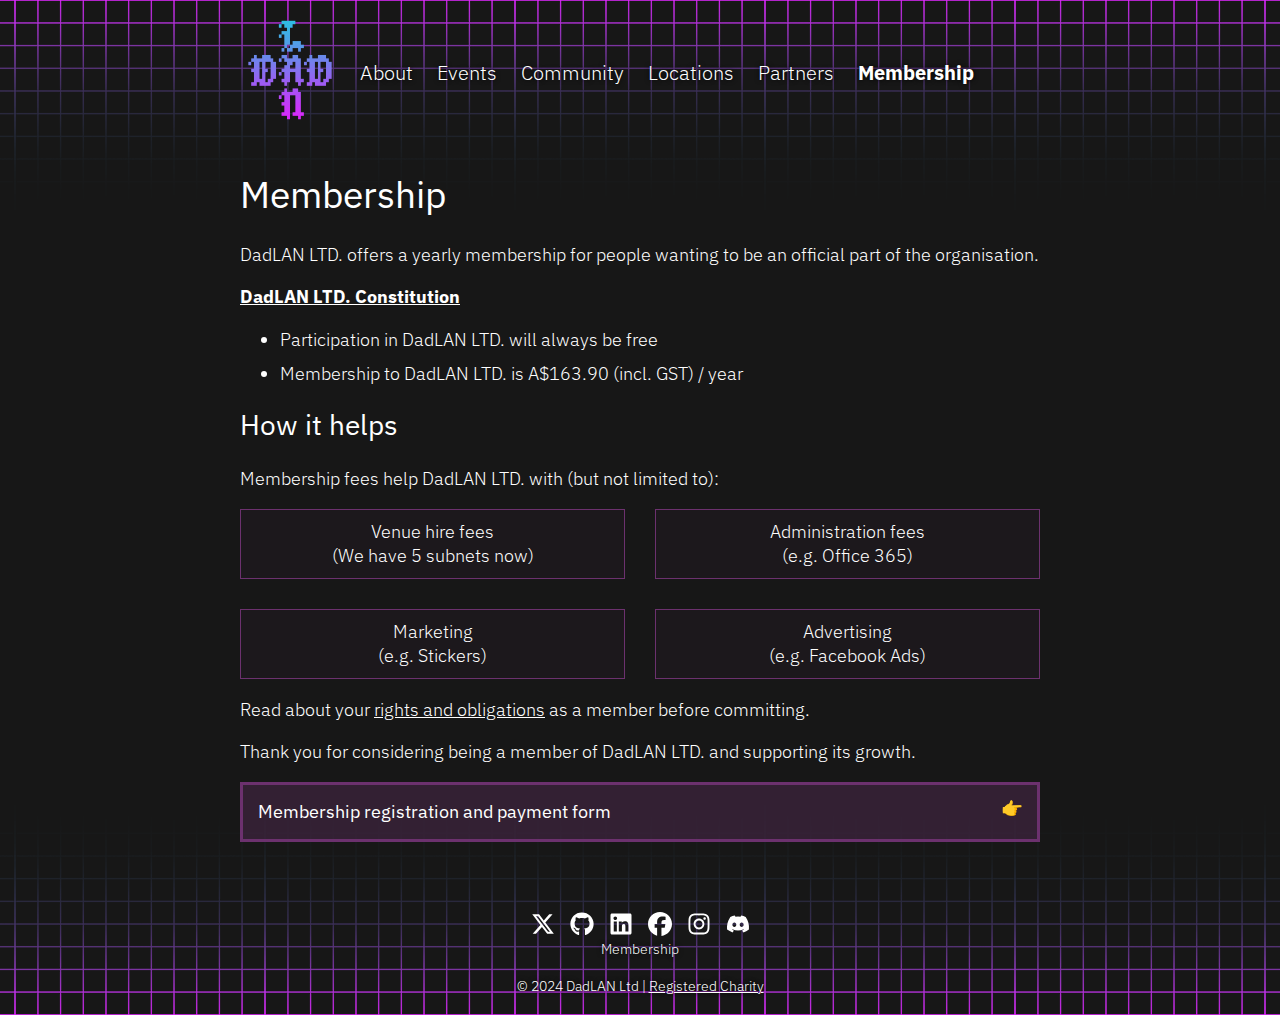
<file: membership.html>
<!DOCTYPE html>
<html>

<head>

    <!-- Open Graph Meta Tags -->
    <meta property="og:url" content="https://dadlan.au/">
    <meta property="og:type" content="website">
    <meta property="og:title" content="DadLAN Australia">
    <meta property="og:description" content="A place to connect.">
    <meta property="og:image" content="https://dadlan.au/assets/DadLan_Banner.png">

    <!-- Twitter Meta Tags -->
    <meta name="twitter:card" content="summary_large_image">
    <meta property="twitter:domain" content="dadlan.au">
    <meta property="twitter:url" content="https://dadlan.au/">
    <meta name="twitter:title" content="DadLAN Australia">
    <meta name="twitter:description" content="A place to connect.">
    <meta name="twitter:image" content="https://dadlan.au/assets/DadLan_Banner.png">

    <!-- Google tag (gtag.js) -->
    <script async src="https://www.googletagmanager.com/gtag/js?id=G-3QL8GW9Z9F"></script>
    <script>
        window.dataLayer = window.dataLayer || [];
        function gtag() { dataLayer.push(arguments); }
        gtag('js', new Date());

        gtag('config', 'G-3QL8GW9Z9F');
    </script>

    <!-- Meta Pixel Code -->
    <script>
        !function (f, b, e, v, n, t, s) {
            if (f.fbq) return; n = f.fbq = function () {
                n.callMethod ?
                    n.callMethod.apply(n, arguments) : n.queue.push(arguments)
            };
            if (!f._fbq) f._fbq = n; n.push = n; n.loaded = !0; n.version = '2.0';
            n.queue = []; t = b.createElement(e); t.async = !0;
            t.src = v; s = b.getElementsByTagName(e)[0];
            s.parentNode.insertBefore(t, s)
        }(window, document, 'script',
            'https://connect.facebook.net/en_US/fbevents.js');
        fbq('init', '392906460324366');
        fbq('track', 'PageView');
    </script>
    <noscript><img height="1" width="1" style="display:none"
            src="https://www.facebook.com/tr?id=392906460324366&ev=PageView&noscript=1" /></noscript>
    <!-- End Meta Pixel Code -->

    <meta charset="UTF-8">
    <meta name="viewport" content="width=device-width, initial-scale=1.0">
    <meta name="facebook-domain-verification" content="afi2ckj4m7s0enctp26y8au2wvvjq9" />
    <title>DadLAN Australia : Membership</title>
    <link rel="preconnect" href="https://fonts.gstatic.com" crossorigin>
    <link href="https://fonts.googleapis.com/css2?family=IBM+Plex+Sans:ital,wght@0,100;0,200;0,300;0,400;0,500;0,600;0,700;1,100;1,200;1,300;1,400;1,500;1,600;1,700&display=swap" rel="stylesheet">
    <link rel="stylesheet" href="/style.css">
</head>

<body>

    <header>
        <div class="logo-nav-container">
            <a href="/" class="logo"><img src="/assets/GreenLogo.png" width="100" height="100" alt="DadLAN Logo"></a>
            <nav>
                <a href="about.html">About</a>
                <a href="events.html">Events</a>
                <a href="community.html">Community</a>
                <a href="locations.html">Locations</a>
                <a href="partners.html">Partners</a>
                <a href="membership.html" class="active">Membership</a>
            </nav>
        </div>
    </header>
    
    <div class="content">
        <h1>Membership</h1>

        <p>DadLAN LTD. offers a yearly membership for people wanting to be an official part of the organisation.</p>

        <p><a href="./assets/DadLAN Constitution.pdf" id="constitution">DadLAN LTD. Constitution</a></p>

        <ul id="options">
            <li>Participation in DadLAN LTD. will always be free</li>
            <li>Membership to DadLAN LTD. is A$163.90 (incl. GST) / year</li>
        </ul>

        <h2>How it helps</h2>

        <p>Membership fees help DadLAN LTD. with (but not limited to):</p>

        <ul id="membership-helps" class="grid">
            <li>Venue hire fees<br>(We have 5 subnets now)</li>
            <li>Administration fees<br>(e.g. Office 365)</li>
            <li>Marketing<br>(e.g. Stickers)</li>
            <li>Advertising<br>(e.g. Facebook Ads)</li>
        </ul>

        <p>Read about your <a href="https://www.nfplaw.org.au/free-resources/managing-people/managing-members">rights and obligations</a> as a member before committing.</p>

        <p>Thank you for considering being a member of DadLAN LTD. and supporting its growth.</p>

        <a href="https://buy.stripe.com/4gw3e34dc2kh384cMM" class="banner">
            <strong>Membership registration and payment form <img height="40" src="./assets/backhand-index-pointing-right_1f449.png" alt=""></strong>
        </a>
    </div>

    <footer class="footer">
        <div class="social-bar">
            <a href="https://twitter.com/DadLAN_au" aria-label="Twitter" target="_blank">
                <img class="social-icon" src="/assets/icons/x-twitter.svg" alt="Twitter">
            </a>
            <a href="https://github.com/dadlan-au" aria-label="Github" target="_blank">
                <img class="social-icon" src="/assets/icons/github.svg" alt="Github">
            </a>
            <a href="https://www.linkedin.com/company/dadlan-au" aria-label="LinkedIn" target="_blank">
                <img class="social-icon" src="/assets/icons/linkedin.svg" alt="LinkedIn">
            </a>
            <a href="https://www.facebook.com/dadlanau" aria-label="Facebook" target="_blank">
                <img class="social-icon" src="/assets/icons/facebook.svg" alt="Facebook">
            </a>
            <a href="https://www.instagram.com/dadlan_aus" aria-label="Instagram" target="_blank">
                <img class="social-icon" src="/assets/icons/instagram.svg" alt="Instagram">
            </a>
            <a href="https://discord.gg/dadlan" aria-label="Discord" target="_blank">
                <img class="social-icon" src="/assets/icons/discord.svg" alt="Discord">
            </a>
        </div>
        <nav>
            <a href="membership.html">Membership</a>
        </nav>
        <br>
        &copy; 2024 DadLAN Ltd | <a href="https://www.acnc.gov.au/charity/charities/b4327b23-c8e9-ee11-a203-002248122b18/profile">Registered Charity</a>
    </footer>

</body>

</html>
</file>
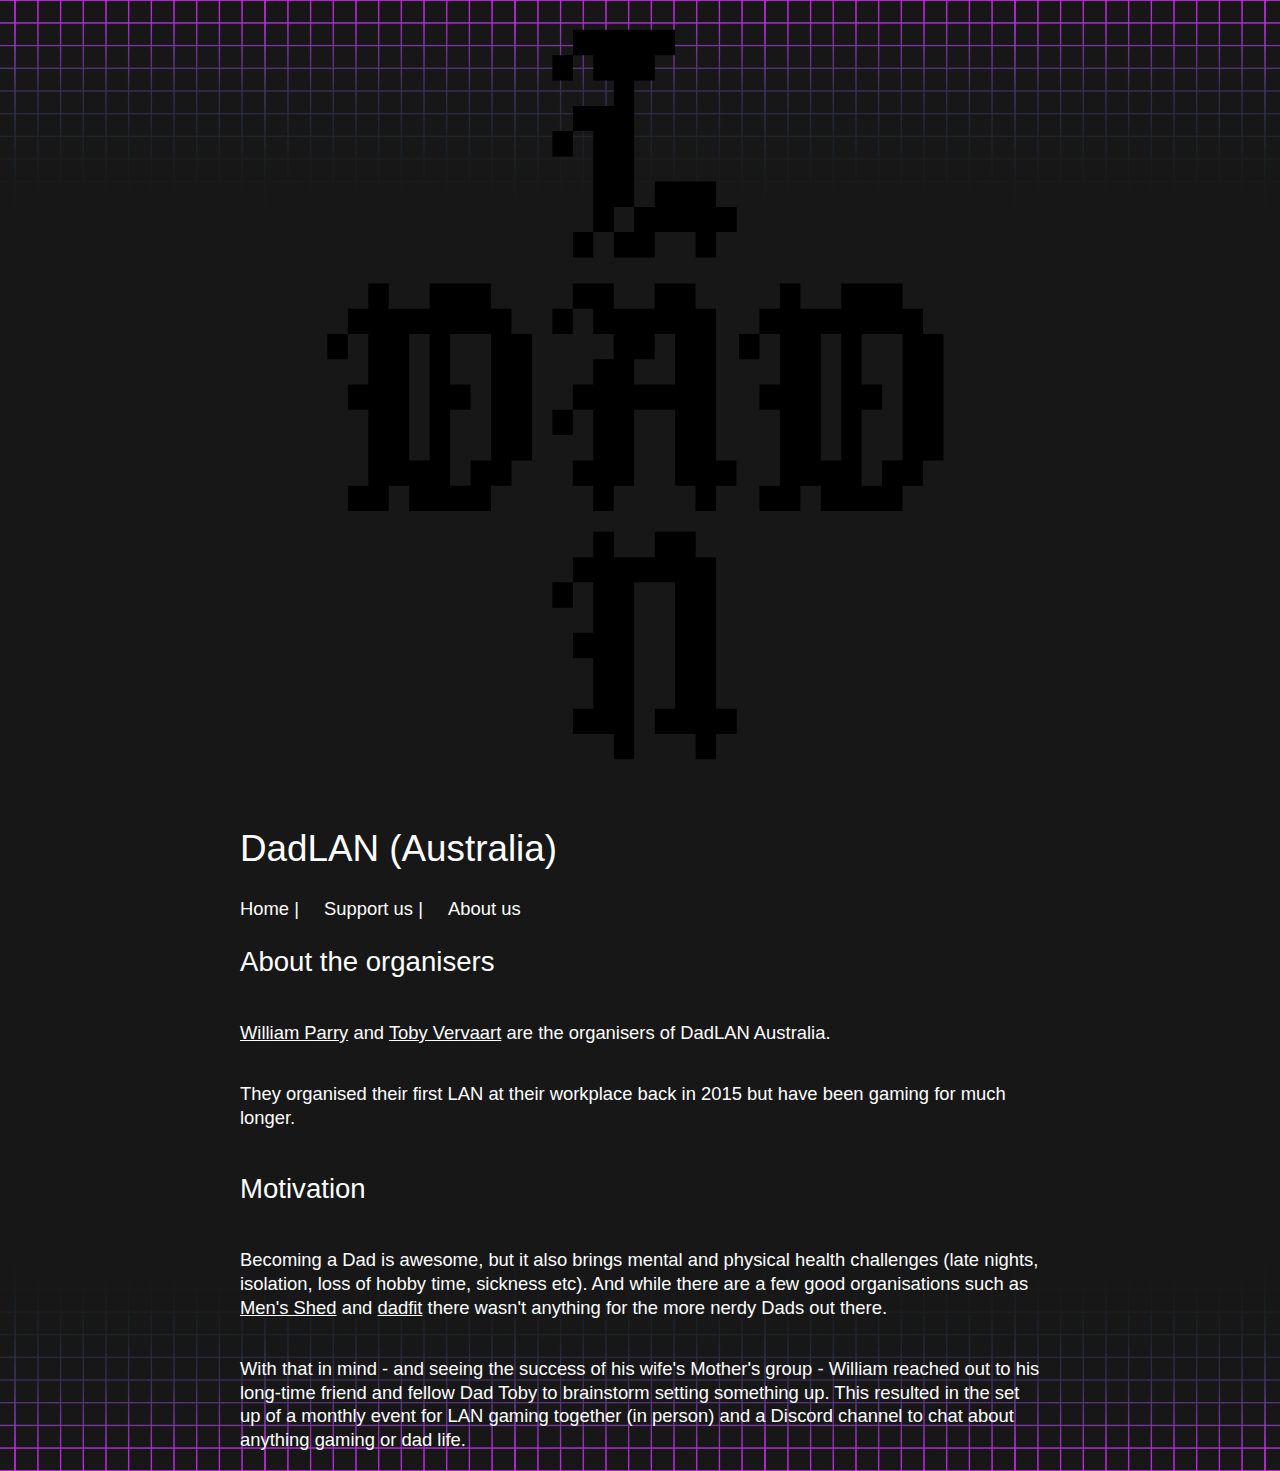
<file: organisers.html>
<!DOCTYPE html>
<html>
    <head>
        <title>DadLAN (Australia) : About us</title>
        <meta name="viewport" content="width=device-width, initial-scale=1">
        <meta property="og:image" content="https://dadlan.au/og-image.jpeg">
        <meta property="og:description" content="We're getting together every month for a few hours to play some games. It's a good way to connect with other Dads and maybe talk about other things too." />
        <link rel="stylesheet" href="style.css">
        <link rel="apple-touch-icon" sizes="180x180" href="/apple-touch-icon.png">
        <link rel="icon" type="image/png" sizes="32x32" href="/favicon-32x32.png">
        <link rel="icon" type="image/png" sizes="16x16" href="/favicon-16x16.png">
        <link rel="manifest" href="/site.webmanifest">
    </head>
    <body>
        <svg id="logo" viewBox="0 0 200 200" version="1.1" xmlns="http://www.w3.org/2000/svg" xmlns:xlink="http://www.w3.org/1999/xlink" xml:space="preserve">
            <g id="LOCKUP">
                <g>
                    <path d="M21.853,89.821l0,-6.318l5.113,0l-0,6.318l-5.113,0Zm40.901,37.91l-20.451,-0l0,-6.318l-5.112,-0l-0,6.318l-10.225,-0l-0,-6.318l5.112,-0l0,-18.955l-5.112,-0l-0,-6.318l5.112,-0l0,-12.637l-5.112,0l-0,-6.318l5.112,-0l0,-6.318l5.113,-0l-0,6.318l10.225,-0l-0,-6.318l15.338,-0l-0,6.318l5.112,-0l0,6.318l5.113,0l-0,31.591l-5.113,0l0,6.319l-5.112,-0l-0,6.318Zm-5.113,-6.318l0,-6.319l5.113,0l-0,-31.591l-10.225,0l-0,12.637l5.112,-0l0,6.318l-5.112,-0l-0,18.955l5.112,-0Zm-10.225,-6.319l-0,-31.591l-5.113,0l0,31.591l5.113,0Z" style="fill-rule:nonzero;"/>
                </g>
                <g>
                    <path d="M113.88,127.731l-0,-6.318l-5.113,-0l-0,-18.955l-10.225,-0l0,18.955l-5.112,-0l-0,6.318l-5.113,-0l-0,-6.318l-5.113,-0l0,-6.319l5.113,0l-0,-12.636l-5.113,-0l0,6.318l-5.112,0l-0,-6.318l5.112,-0l0,-6.318l5.113,-0l-0,-6.319l5.113,0l-0,-6.318l-5.113,0l-0,-6.318l-5.113,-0l0,6.318l-5.112,0l-0,-6.318l5.112,-0l0,-6.318l10.226,-0l-0,6.318l10.224,-0l0,-6.318l10.226,-0l-0,6.318l5.112,-0l0,37.909l5.113,0l-0,6.319l-5.113,-0l0,6.318l-5.112,-0Zm-15.338,-31.591l10.225,-0l-0,-12.637l-5.113,0l0,6.318l-5.112,0l0,6.319Z" style="fill-rule:nonzero;"/>
                </g>
                <g>
                    <path d="M124.749,89.821l-0,-6.318l5.113,0l-0,6.318l-5.113,0Zm40.901,37.91l-20.451,-0l-0,-6.318l-5.113,-0l0,6.318l-10.224,-0l-0,-6.318l5.111,-0l0,-18.955l-5.111,-0l-0,-6.318l5.111,-0l0,-12.637l-5.111,0l-0,-6.318l5.111,-0l0,-6.318l5.113,-0l0,6.318l10.226,-0l-0,-6.318l15.338,-0l-0,6.318l5.111,-0l0,6.318l5.113,0l0,31.591l-5.113,0l0,6.319l-5.111,-0l-0,6.318Zm-5.113,-6.318l-0,-6.319l5.113,0l-0,-31.591l-10.226,0l0,12.637l5.113,-0l-0,6.318l-5.113,-0l0,18.955l5.113,-0Zm-10.225,-6.319l-0,-31.591l-5.113,0l-0,31.591l5.113,0Z" style="fill-rule:nonzero;"/>
                </g>
                <g>
                    <path d="M113.924,64.383l-0,-6.369l-10.225,0l-0,6.369l-10.226,0l0,-6.369l5.072,0l0,-6.267l5.154,-0l-0,-6.369l15.297,-0l-0,6.369l5.153,-0l-0,6.267l-5.153,0l-0,6.369l-5.072,0Zm-30.676,0l0,-6.369l5.072,0l0,6.369l-5.072,0Zm-5.153,-25.273l-0,-6.369l5.153,0l0,6.369l-5.153,0Zm-0,-19.005l-0,-6.268l5.153,0l0,6.268l-5.153,-0Zm15.378,37.909l-5.153,0l0,-25.273l-5.072,0l0,-6.267l10.225,-0l0,-6.369l-5.153,-0l0,-6.268l-5.072,0l0,-6.369l25.522,0l0,6.369l-5.071,0l-0,6.268l-5.154,-0l0,31.642l-5.072,-0l0,6.267Z" style="fill-rule:nonzero;"/>
                </g>
                <g>
                    <path d="M113.924,189.841l-0,-6.369l-10.225,-0l-0,-6.268l5.071,0l0,-31.642l-10.225,0l0,44.279l-5.072,-0l0,-6.369l-10.225,-0l0,-6.268l5.072,0l0,-12.636l-5.072,-0l0,-6.369l5.072,-0l0,-12.637l-5.072,0l0,6.369l-5.153,0l-0,-6.369l5.153,0l0,-6.267l5.072,-0l0,-6.369l5.153,-0l0,6.369l10.226,-0l-0,-6.369l10.225,-0l-0,6.369l5.072,-0l-0,37.909l5.153,0l-0,6.268l-5.153,-0l-0,6.369l-5.072,-0Z" style="fill-rule:nonzero;"/>
                </g>
            </g>
        </svg>
        <h1>DadLAN (Australia)</h1>
        <nav>
            <a href="index.html">Home</a> | <a href="support-us.html">Support us</a> | <a href="organisers.html">About us</a>
        </nav>
        <h2>About the organisers</h2>
        
        <p><a href="https://williamparry.com">William Parry</a> and <a href="https://tobyvervaart.com.au">Toby Vervaart</a> are the organisers of DadLAN Australia.</p>
        
        <p>They organised their first LAN at their workplace back in 2015 but have been gaming for much longer.</p>
        
        <h2>Motivation</h2>
        
        <p>Becoming a Dad is awesome, but it also brings mental and physical health challenges (late nights, isolation, loss of hobby time, sickness etc). And while there are a few good organisations such as <a href="https://mensshed.org/">Men's Shed</a> and <a href="https://dadfit.au/">dadfit</a> there wasn't anything for the more nerdy Dads out there.</a></p>
        
        <p>With that in mind - and seeing the success of his wife's Mother's group - William reached out to his long-time friend and fellow Dad Toby to brainstorm setting something up. This resulted in the set up of a monthly event for LAN gaming together (in person) and a Discord channel to chat about anything gaming or dad life.</p>

    </body>
</html>
</file>
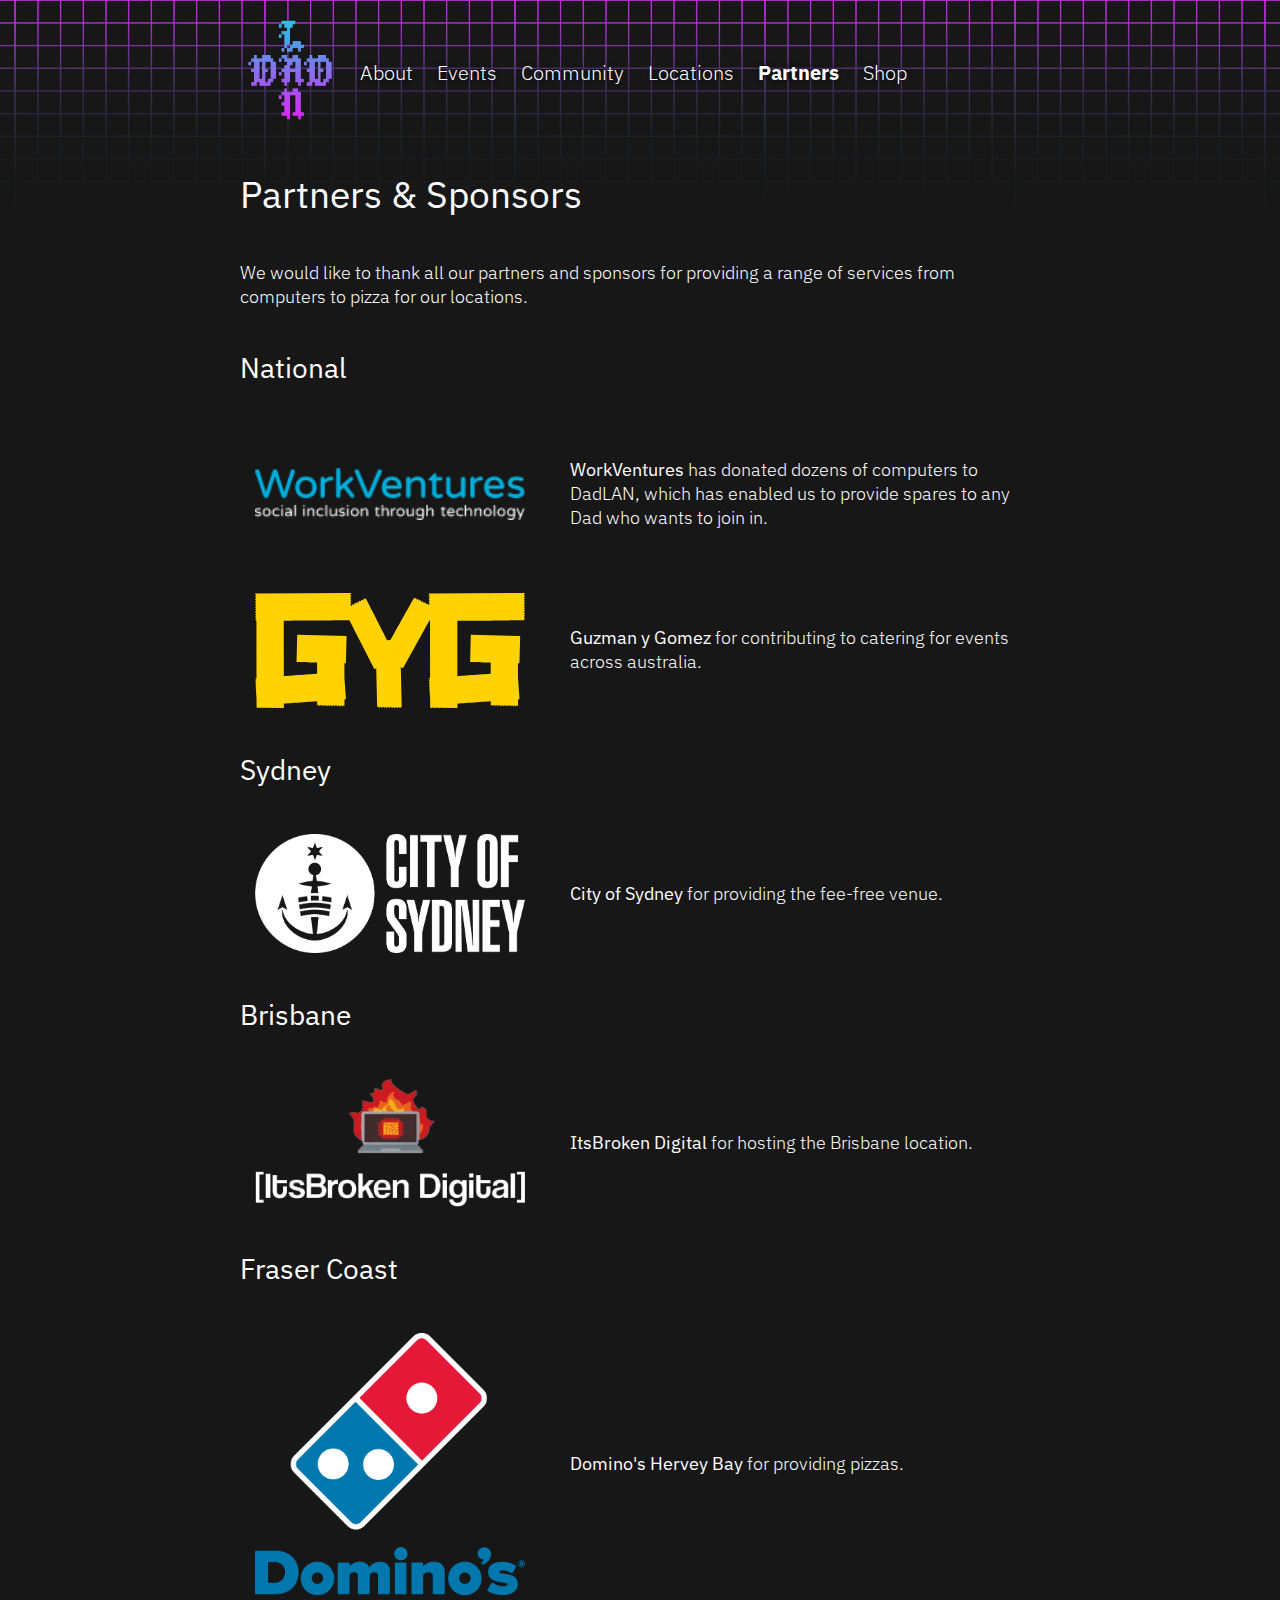
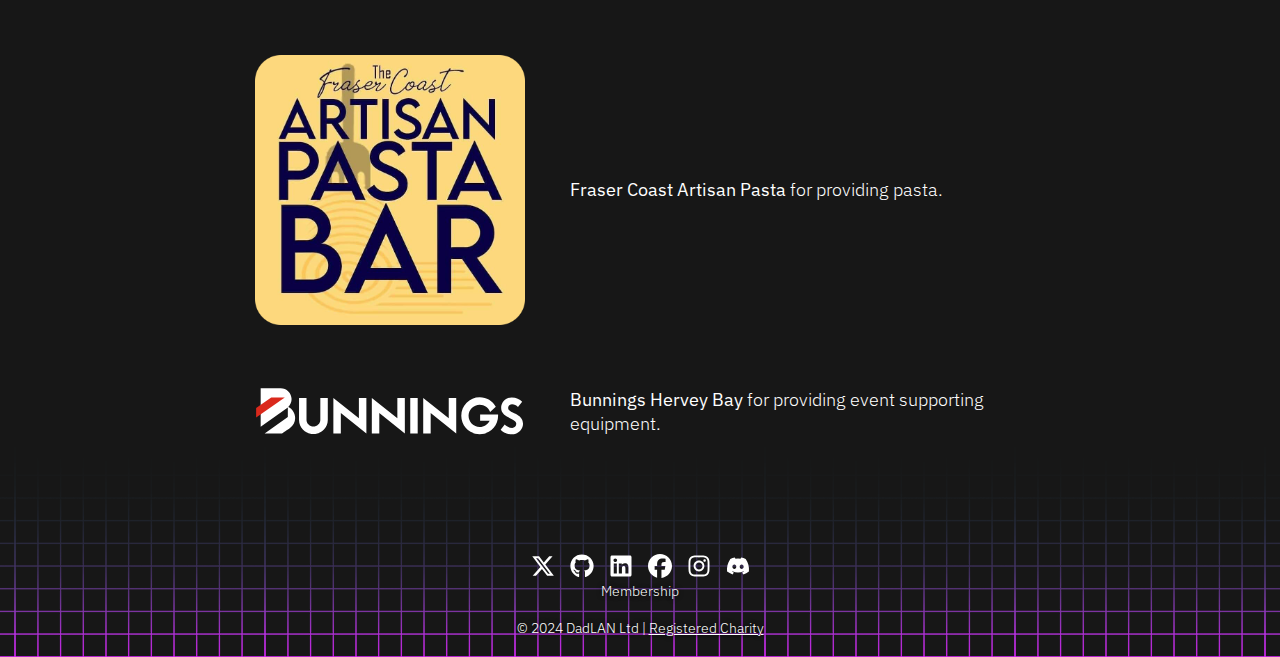
<file: partners.html>
<!DOCTYPE html>
<html>

<head>

    <!-- Open Graph Meta Tags -->
    <meta property="og:url" content="https://dadlan.au/">
    <meta property="og:type" content="website">
    <meta property="og:title" content="DadLAN Australia">
    <meta property="og:description" content="A place to connect.">
    <meta property="og:image" content="https://dadlan.au/assets/DadLan_Banner.png">

    <!-- Twitter Meta Tags -->
    <meta name="twitter:card" content="summary_large_image">
    <meta property="twitter:domain" content="dadlan.au">
    <meta property="twitter:url" content="https://dadlan.au/">
    <meta name="twitter:title" content="DadLAN Australia">
    <meta name="twitter:description" content="A place to connect.">
    <meta name="twitter:image" content="https://dadlan.au/assets/DadLan_Banner.png">

    <!-- Google tag (gtag.js) -->
    <script async src="https://www.googletagmanager.com/gtag/js?id=G-3QL8GW9Z9F"></script>
    <script>
        window.dataLayer = window.dataLayer || [];
        function gtag() { dataLayer.push(arguments); }
        gtag('js', new Date());

        gtag('config', 'G-3QL8GW9Z9F');
    </script>

    <!-- Meta Pixel Code -->
    <script>
        !function (f, b, e, v, n, t, s) {
            if (f.fbq) return; n = f.fbq = function () {
                n.callMethod ?
                    n.callMethod.apply(n, arguments) : n.queue.push(arguments)
            };
            if (!f._fbq) f._fbq = n; n.push = n; n.loaded = !0; n.version = '2.0';
            n.queue = []; t = b.createElement(e); t.async = !0;
            t.src = v; s = b.getElementsByTagName(e)[0];
            s.parentNode.insertBefore(t, s)
        }(window, document, 'script',
            'https://connect.facebook.net/en_US/fbevents.js');
        fbq('init', '392906460324366');
        fbq('track', 'PageView');
    </script>
    <noscript><img height="1" width="1" style="display:none"
            src="https://www.facebook.com/tr?id=392906460324366&ev=PageView&noscript=1" /></noscript>
    <!-- End Meta Pixel Code -->

    <meta charset="UTF-8">
    <meta name="viewport" content="width=device-width, initial-scale=1.0">
    <meta name="facebook-domain-verification" content="afi2ckj4m7s0enctp26y8au2wvvjq9" />
    <title>DadLAN Australia : Supporters</title>
    <link rel="preconnect" href="https://fonts.gstatic.com" crossorigin>
    <link href="https://fonts.googleapis.com/css2?family=IBM+Plex+Sans:ital,wght@0,100;0,200;0,300;0,400;0,500;0,600;0,700;1,100;1,200;1,300;1,400;1,500;1,600;1,700&display=swap" rel="stylesheet">
    <link rel="stylesheet" href="/style.css">
</head>

<body>

    <header>
        <div class="logo-nav-container">
            <a href="/" class="logo"><img src="/assets/GreenLogo.png" width="100" height="100" alt="DadLAN Logo"></a>
            <nav>
                <a href="about.html">About</a>
                <a href="events.html">Events</a>
                <a href="community.html">Community</a>
                <a href="locations.html">Locations</a>
                <a href="partners.html" class="active">Partners</a>
                <a href="https://shop.dadlan.au">Shop</a>
            </nav>
        </div>
    </header>

    <h1>Partners & Sponsors</h1>

    <p>We would like to thank all our partners and sponsors for providing a range of services from computers to pizza
        for our locations.</p>

    <h2>National</h2>
    <div class="content">
        <div class="partner">
            <a href="https://workventures.com.au/"><img src="assets/workventures-logo.png" alt="WorkVentures logo"></a>
            <p><strong>WorkVentures</strong> has donated dozens of computers to DadLAN, which has enabled us to provide spares to any Dad who wants
                to join in.</p>
        </div>

        <div class="partner">
            <a href="https://www.guzmanygomez.com.au/"><img src="assets/GyG.svg" alt="Guzman y Gomez logo"></a>
            <p><strong>Guzman y Gomez</strong> for contributing to catering for events across australia.</p>
        </div>

        <h2>Sydney</h2>
        <div class="partner">
            <a href="https://www.cityofsydney.nsw.gov.au/community-support-funding/fee-waiver-for-hiring-community-spaces"><img
                    src="assets/city-of-sydney-logo.png" alt="City of Sydney logo"></a>
            <p><strong>City of Sydney</strong> for providing the fee-free venue.</p>
        </div>

        <h2>Brisbane</h2>
        <div class="partner">
            <a href="https://itsbroken.net.au/"><img src="assets/ItsBroken-Digital-Logo.png" alt="ItsBroken Digital logo"></a>
            <p><strong>ItsBroken Digital</strong> for hosting the Brisbane location.</p>
        </div>

        <h2>Fraser Coast</h2>
        <div class="partner">
            <a href="https://www.dominos.com.au/store/QLD-HERVEY-BAY-98465"><img src="assets/dominos-logo.png"
                    alt="Domino's logo"></a>
            <p><strong>Domino's Hervey Bay</strong> for providing pizzas.</p>
        </div>

        <div class="partner">
            <a href="https://www.facebook.com/FraserCoastPasta/"><img src="assets/fraser-coast-artisan-pasta-logo.png"
                    alt="Fraser Coast Artisan Pasta logo"></a>
            <p><strong>Fraser Coast Artisan Pasta</strong> for providing pasta.</p>
        </div>

        <div class="partner">
            <a href="https://www.bunnings.com.au/stores/qld/hervey-bay"><img src="assets/Bunnings Logo.svg"
                    alt="Bunnings Hervey Bay logo"></a>
            <p><strong>Bunnings Hervey Bay</strong> for providing event supporting equipment.</p>
        </div>
    </div>


    <footer class="footer">
        <div class="social-bar">
            <a href="https://twitter.com/DadLAN_au" aria-label="Twitter" target="_blank">
                <img class="social-icon" src="/assets/icons/x-twitter.svg" alt="Twitter">
            </a>
            <a href="https://github.com/dadlan-au" aria-label="Github" target="_blank">
                <img class="social-icon" src="/assets/icons/github.svg" alt="Github">
            </a>
            <a href="https://www.linkedin.com/company/dadlan-au" aria-label="LinkedIn" target="_blank">
                <img class="social-icon" src="/assets/icons/linkedin.svg" alt="LinkedIn">
            </a>
            <a href="https://www.facebook.com/dadlanau" aria-label="Facebook" target="_blank">
                <img class="social-icon" src="/assets/icons/facebook.svg" alt="Facebook">
            </a>
            <a href="https://www.instagram.com/dadlan_aus" aria-label="Instagram" target="_blank">
                <img class="social-icon" src="/assets/icons/instagram.svg" alt="Instagram">
            </a>
            <a href="https://discord.gg/dadlan" aria-label="Discord" target="_blank">
                <img class="social-icon" src="/assets/icons/discord.svg" alt="Discord">
            </a>
        </div>
        <nav>
            <a href="membership.html">Membership</a>
        </nav>
        <br>
        &copy; 2024 DadLAN Ltd | <a href="https://www.acnc.gov.au/charity/charities/b4327b23-c8e9-ee11-a203-002248122b18/profile">Registered Charity</a>
    </footer>
    
</body>

</html>
</file>
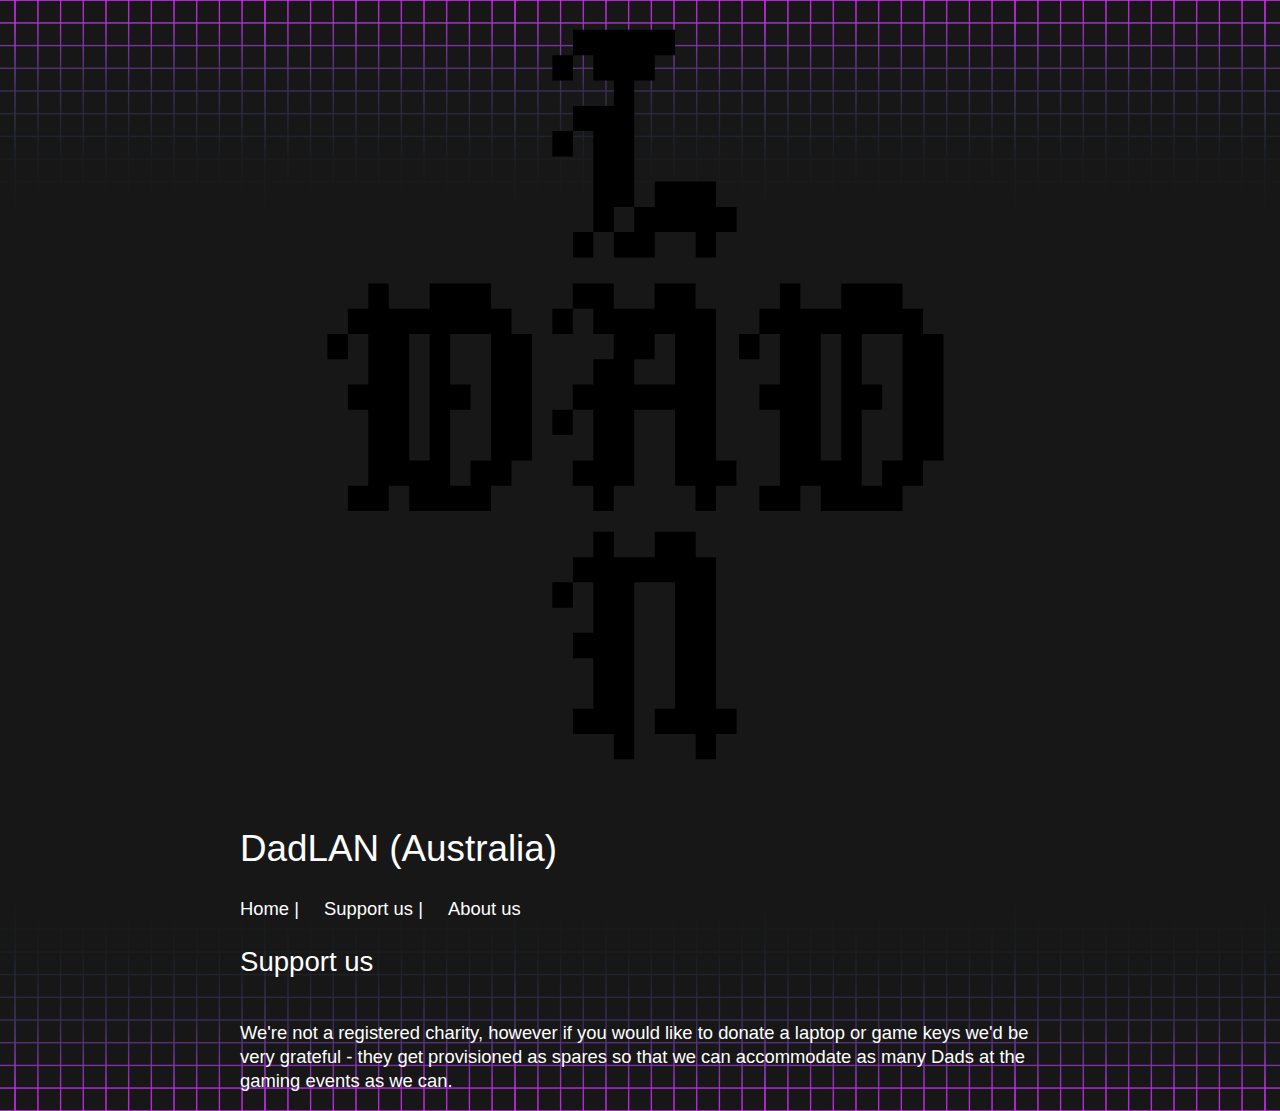
<file: support-us.html>
<!DOCTYPE html>
<html>
    <head>
        <title>DadLAN (Australia) : Support Us</title>
        <meta name="viewport" content="width=device-width, initial-scale=1">
        <meta property="og:image" content="https://dadlan.au/og-image.jpeg">
        <meta property="og:description" content="We're getting together every month for a few hours to play some games. It's a good way to connect with other Dads and maybe talk about other things too." />
        <link rel="stylesheet" href="style.css">
        <link rel="apple-touch-icon" sizes="180x180" href="/apple-touch-icon.png">
        <link rel="icon" type="image/png" sizes="32x32" href="/favicon-32x32.png">
        <link rel="icon" type="image/png" sizes="16x16" href="/favicon-16x16.png">
        <link rel="manifest" href="/site.webmanifest">
    </head>
    <body>
        <svg id="logo" viewBox="0 0 200 200" version="1.1" xmlns="http://www.w3.org/2000/svg" xmlns:xlink="http://www.w3.org/1999/xlink" xml:space="preserve">
            <g id="LOCKUP">
                <g>
                    <path d="M21.853,89.821l0,-6.318l5.113,0l-0,6.318l-5.113,0Zm40.901,37.91l-20.451,-0l0,-6.318l-5.112,-0l-0,6.318l-10.225,-0l-0,-6.318l5.112,-0l0,-18.955l-5.112,-0l-0,-6.318l5.112,-0l0,-12.637l-5.112,0l-0,-6.318l5.112,-0l0,-6.318l5.113,-0l-0,6.318l10.225,-0l-0,-6.318l15.338,-0l-0,6.318l5.112,-0l0,6.318l5.113,0l-0,31.591l-5.113,0l0,6.319l-5.112,-0l-0,6.318Zm-5.113,-6.318l0,-6.319l5.113,0l-0,-31.591l-10.225,0l-0,12.637l5.112,-0l0,6.318l-5.112,-0l-0,18.955l5.112,-0Zm-10.225,-6.319l-0,-31.591l-5.113,0l0,31.591l5.113,0Z" style="fill-rule:nonzero;"/>
                </g>
                <g>
                    <path d="M113.88,127.731l-0,-6.318l-5.113,-0l-0,-18.955l-10.225,-0l0,18.955l-5.112,-0l-0,6.318l-5.113,-0l-0,-6.318l-5.113,-0l0,-6.319l5.113,0l-0,-12.636l-5.113,-0l0,6.318l-5.112,0l-0,-6.318l5.112,-0l0,-6.318l5.113,-0l-0,-6.319l5.113,0l-0,-6.318l-5.113,0l-0,-6.318l-5.113,-0l0,6.318l-5.112,0l-0,-6.318l5.112,-0l0,-6.318l10.226,-0l-0,6.318l10.224,-0l0,-6.318l10.226,-0l-0,6.318l5.112,-0l0,37.909l5.113,0l-0,6.319l-5.113,-0l0,6.318l-5.112,-0Zm-15.338,-31.591l10.225,-0l-0,-12.637l-5.113,0l0,6.318l-5.112,0l0,6.319Z" style="fill-rule:nonzero;"/>
                </g>
                <g>
                    <path d="M124.749,89.821l-0,-6.318l5.113,0l-0,6.318l-5.113,0Zm40.901,37.91l-20.451,-0l-0,-6.318l-5.113,-0l0,6.318l-10.224,-0l-0,-6.318l5.111,-0l0,-18.955l-5.111,-0l-0,-6.318l5.111,-0l0,-12.637l-5.111,0l-0,-6.318l5.111,-0l0,-6.318l5.113,-0l0,6.318l10.226,-0l-0,-6.318l15.338,-0l-0,6.318l5.111,-0l0,6.318l5.113,0l0,31.591l-5.113,0l0,6.319l-5.111,-0l-0,6.318Zm-5.113,-6.318l-0,-6.319l5.113,0l-0,-31.591l-10.226,0l0,12.637l5.113,-0l-0,6.318l-5.113,-0l0,18.955l5.113,-0Zm-10.225,-6.319l-0,-31.591l-5.113,0l-0,31.591l5.113,0Z" style="fill-rule:nonzero;"/>
                </g>
                <g>
                    <path d="M113.924,64.383l-0,-6.369l-10.225,0l-0,6.369l-10.226,0l0,-6.369l5.072,0l0,-6.267l5.154,-0l-0,-6.369l15.297,-0l-0,6.369l5.153,-0l-0,6.267l-5.153,0l-0,6.369l-5.072,0Zm-30.676,0l0,-6.369l5.072,0l0,6.369l-5.072,0Zm-5.153,-25.273l-0,-6.369l5.153,0l0,6.369l-5.153,0Zm-0,-19.005l-0,-6.268l5.153,0l0,6.268l-5.153,-0Zm15.378,37.909l-5.153,0l0,-25.273l-5.072,0l0,-6.267l10.225,-0l0,-6.369l-5.153,-0l0,-6.268l-5.072,0l0,-6.369l25.522,0l0,6.369l-5.071,0l-0,6.268l-5.154,-0l0,31.642l-5.072,-0l0,6.267Z" style="fill-rule:nonzero;"/>
                </g>
                <g>
                    <path d="M113.924,189.841l-0,-6.369l-10.225,-0l-0,-6.268l5.071,0l0,-31.642l-10.225,0l0,44.279l-5.072,-0l0,-6.369l-10.225,-0l0,-6.268l5.072,0l0,-12.636l-5.072,-0l0,-6.369l5.072,-0l0,-12.637l-5.072,0l0,6.369l-5.153,0l-0,-6.369l5.153,0l0,-6.267l5.072,-0l0,-6.369l5.153,-0l0,6.369l10.226,-0l-0,-6.369l10.225,-0l-0,6.369l5.072,-0l-0,37.909l5.153,0l-0,6.268l-5.153,-0l-0,6.369l-5.072,-0Z" style="fill-rule:nonzero;"/>
                </g>
            </g>
        </svg>
        <h1>DadLAN (Australia)</h1>
        <nav>
            <a href="index.html">Home</a> | <a href="support-us.html">Support us</a> | <a href="organisers.html">About us</a>
        </nav>
        <h2>Support us</h2>
        
        <p>We're not a registered charity, however if you would like to donate a laptop or game keys we'd be very grateful - they get provisioned as spares so that we can accommodate as many Dads at the gaming events as we can.</p>

    </body>
</html>
</file>
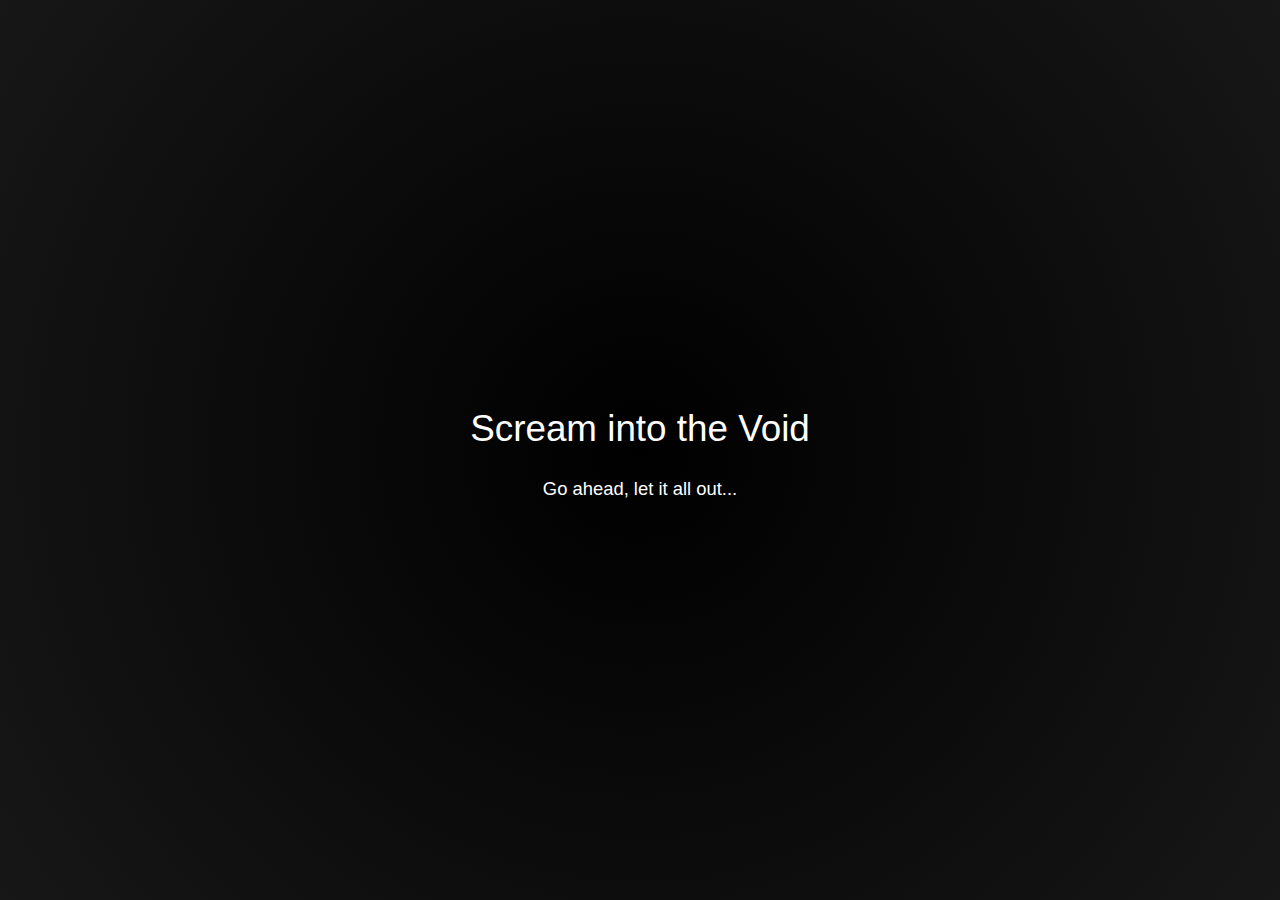
<file: void.html>
<!DOCTYPE html>
<html>
<head>
    <!-- Open Graph Meta Tags -->
    <meta property="og:url" content="https://dadlan.au/">
    <meta property="og:type" content="website">
    <meta property="og:title" content="DadLAN Australia">
    <meta property="og:description" content="A place to connect.">
    <meta property="og:image" content="https://dadlan.au/assets/DadLan_Banner.png">

    <!-- Twitter Meta Tags -->
    <meta name="twitter:card" content="summary_large_image">
    <meta property="twitter:domain" content="dadlan.au">
    <meta property="twitter:url" content="https://dadlan.au/">
    <meta name="twitter:title" content="DadLAN Australia">
    <meta name="twitter:description" content="A place to connect.">
    <meta name="twitter:image" content="https://dadlan.au/assets/DadLan_Banner.png">

    <!-- Google tag (gtag.js) -->
    <script async src="https://www.googletagmanager.com/gtag/js?id=G-3QL8GW9Z9F"></script>
    <script>
        window.dataLayer = window.dataLayer || [];
        function gtag() { dataLayer.push(arguments); }
        gtag('js', new Date());

        gtag('config', 'G-3QL8GW9Z9F');
    </script>

    <!-- Meta Pixel Code -->
    <script>
        !function (f, b, e, v, n, t, s) {
            if (f.fbq) return; n = f.fbq = function () {
                n.callMethod ?
                n.callMethod.apply(n, arguments) : n.queue.push(arguments)
            };
            if (!f._fbq) f._fbq = n; n.push = n; n.loaded = !0; n.version = '2.0';
            n.queue = []; t = b.createElement(e); t.async = !0;
            t.src = v; s = b.getElementsByTagName(e)[0];
            s.parentNode.insertBefore(t, s)
        }(window, document, 'script',
            'https://connect.facebook.net/en_US/fbevents.js');
        fbq('init', '392906460324366');
        fbq('track', 'PageView');
    </script>

    <noscript><img height="1" width="1" style="display:none"
            src="https://www.facebook.com/tr?id=392906460324366&ev=PageView&noscript=1" /></noscript>
    <!-- End Meta Pixel Code -->

    <meta charset="UTF-8">
    <meta name="viewport" content="width=device-width, initial-scale=1.0">
    <meta name="facebook-domain-verification" content="afi2ckj4m7s0enctp26y8au2wvvjq9" />
    <title>DadLAN Australia : The Void</title>

    <link rel="stylesheet" href="/style.css">
    
    <style>
        body {
            margin: 0;
            padding: 0;
            background-color: #000;
            background: radial-gradient(circle, rgba(0, 0, 0, 1) 0%, rgba(23, 23, 23, 1) 100%);
            color: #fff;
            font-family: Arial, sans-serif;
            display: flex;
            justify-content: center;
            align-items: center;
            height: 100vh;
        }

        .content {
            position: absolute;
            top: 50%;
            left: 50%;
            transform: translate(-50%, -50%);
            text-align: center;
        }
    </style>
</head>

<body>
    <div class="content">
        <h1>Scream into the Void</h1>
        <p>Go ahead, let it all out...</p>
    </div>
</body>
</html>
</file>
<file: style.css>
body {
    background: #171717;
    color: white;
    font-family: "IBM Plex Sans", sans-serif;
    font-weight: 300;
    font-style: normal;
    max-width: 800px;
    margin: 0 auto;
    padding: 0 20px;
    font-size: 1.15em;
    line-height: 1.3;
    background-image: url('/assets/bg-TopTile.png'), url('/assets/bg-BottomTile.png');
    background-position: top center, bottom center;
    background-repeat: repeat-x, repeat-x; /* Tile horizontally */
    background-size: auto, auto;
    min-height: 100vh;
    display: flex;
    flex-direction: column;
}

.content {
    flex: 1;
}

.footer {
    text-shadow: 0px 0px 5px rgb(0, 0, 0);
    padding: 20px;
}

h1, h2, h3 {
    font-weight: 400;
    font-style: normal;
}

p, ul, li {
    color: #fff;
    
}

a {
    color: inherit;
}

header {
    display: flex;
    padding: 20px 0;
    text-shadow: 0px 0px 5px rgb(0, 0, 0);
}

header nav {
    flex: 1;
}
header nav a {
    font-size: 20px;
}

header img:hover {
    filter: brightness(0) invert(1) grayscale(1);
}

.logo-nav-container {
    display: flex;
    align-items: center;
}

.logo {
    margin-right: 20px;
}

nav a {
    text-decoration: none;
}

nav a:not(:first-child) {
    margin-left: 20px;
}

nav a.active {
    font-weight: 500;
    font-weight: bold;
}

.cols {
    display: flex;
    column-gap: 30px;
}

.cols div {
    flex: 1;
}

.grid {
    display: grid;
    grid-template-columns: 1fr 1fr;
    column-gap: 30px;
}

.active {
    font-weight: bold;
}

.director-body {
    display: flex;
    column-gap: 25px;
    align-items: flex-start;
}

.director-body img {
    width: 200px;
    object-fit: contain;
}

.director-body p {
    margin: 0;
}

footer {
    text-align: center;
    font-size: 14px;
    margin-top: 50px;
}

.banner {
    border: 3px solid rgb(108, 49, 110);
    background: rgba(82, 44, 83, 0.485);
    box-sizing: border-box;
    color: rgb(255, 255, 255);
    padding: 15px;
    display: block;
    text-decoration: none;
}

.banner:hover {
    background-color: rgba(117, 51, 119, 0.7);
}

.banner img {
    height: 16px;
    vertical-align: middle;
    float: right;
}

.discord-name {
    margin-top: -15px;
    font-size: 16px;
    vertical-align: middle;
}

.discord-name img {
    height: 16px;
    vertical-align: middle;
}

.partner {
    display: flex;
    margin: 30px 0;
    column-gap: 30px;
    align-items: center;
}

.partner a {
    width: 300px;
    padding: 15px;
    box-sizing: border-box;
    display: flex;
    align-items: center;
    flex-shrink: 0;
}

.partner a img {
    display: block;
    width: 100%;
}

.event-list a {
    text-decoration: none;
}

#membership-helps {
    padding: 0;
    margin: 0;
    row-gap: 30px;
}

#membership-helps li {
    list-style: none;
    border: 1px solid rgb(108, 49, 110);
    padding: 10px;
    background: rgba(82, 44, 83, 0.1);
    text-align: center;;
}

#constitution {
    font-weight: bold;
}

#options li {
    margin-bottom: 10px;
}

.carousel-image {
    display: block;
    margin: 0 auto;
    width: 100%;
}

.slick-nav {
    width: 80%;
    margin: 0 auto;
}

.slick-nav img {
    width: 95%;
}

.logo-nav-container {
    display: flex;
    justify-content: space-between;
    align-items: center;
}

.social-bar {
    display: flex;
    justify-content: center;
    align-items: center;
    gap: 15px;
}

table {
    width: 100%;
    border-collapse: collapse;
    margin-top: 20px;
    padding: 20px;
}
th, td {
    border: 1px solid rgb(108, 49, 110);
    padding: 8px;
    text-align: left;
}
th {
    background: rgba(82, 44, 83, 0.485);
}

.social-bar .social-icon {
    width: 24px;
    height: 24px;
    fill: white;
    filter: invert(100%);
    -webkit-filter: invert(100%);
}

.social-list {
    list-style: none;
    padding: 0;
    display: grid;
    display: grid;
    grid-template-columns: 1fr 1fr;
    column-gap: 30px;
}


#community-social {
    padding: 0;
    margin: 0;
    row-gap: 30px;
}

.community-social-icon {
    border: 3px solid rgb(108, 49, 110);
    background: rgba(82, 44, 83, 0.485);
    box-sizing: border-box;
    color: rgb(255, 255, 255);
    padding: 1px;
    display: block;
    text-decoration: none;
    text-align: center;
}

.social-list img {
    width: 24px;
    height: 24px;
    filter: invert(100%);
}

@media only screen and (max-width: 1024px) {
    
    .cols, .grid {
        display: block;
    }

    .partner {
        display: block;
    }

    #membership-helps li {
        margin-bottom: 30px;
    }
}

@media only screen and (max-width: 768px) {

    header {
        display: flex;
        align-items: center;
    }
    header nav {
        flex: 1;
        text-align: center;
    }
    header nav a {
        font-size: 22px;
    }

    .director-body {
        display: block;
    }

    .director-body img {
        width: 100%;
    }

}
</file>
